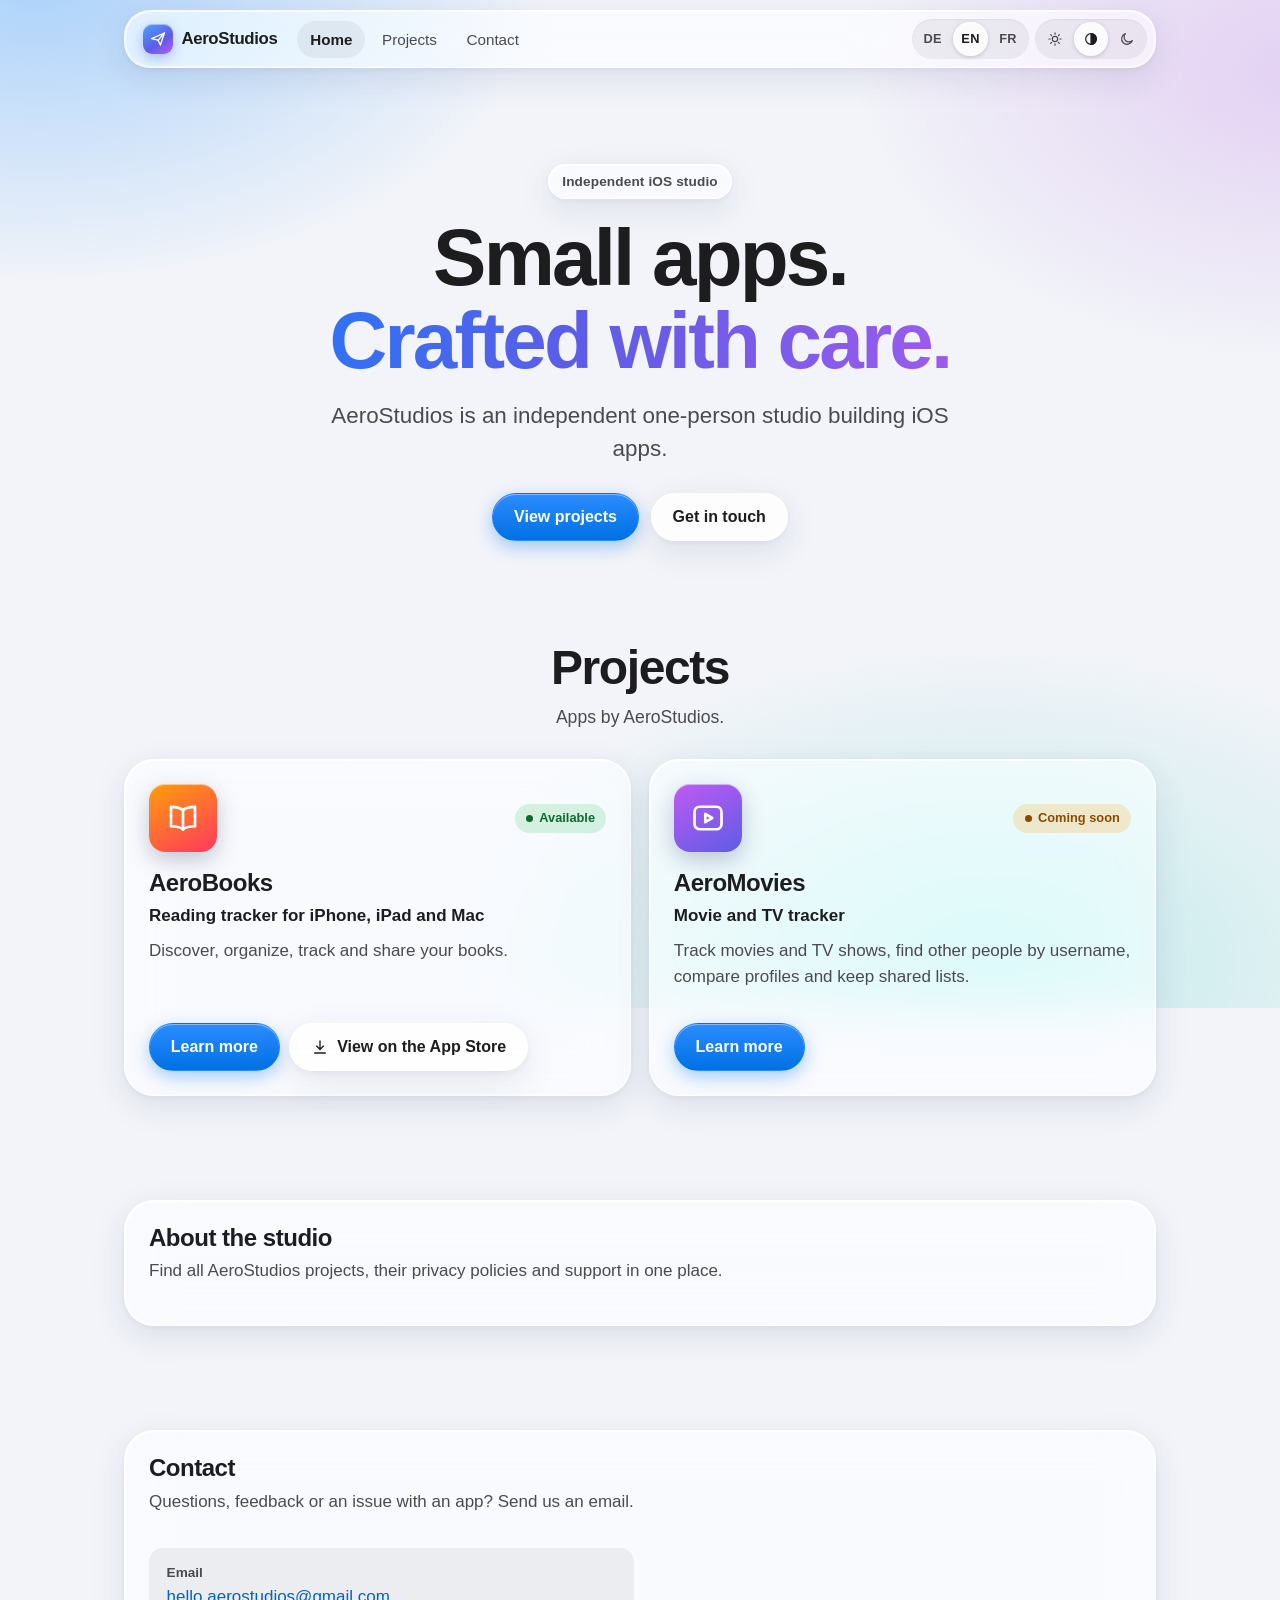
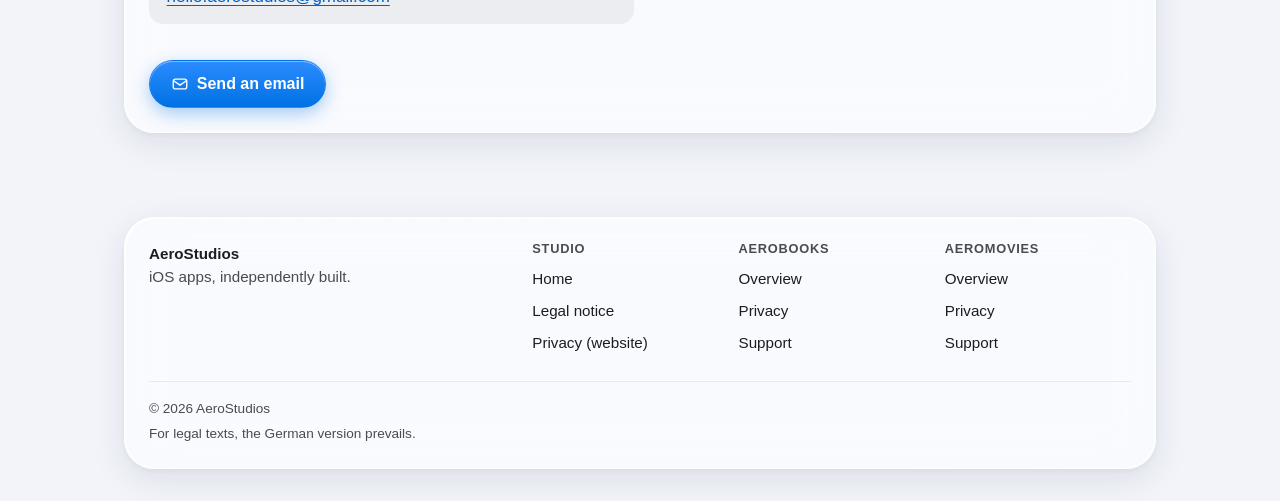
<file: index.html>
<!DOCTYPE html>
<html lang="de">
<head>
  <meta charset="UTF-8" />
  <meta name="viewport" content="width=device-width, initial-scale=1, viewport-fit=cover" />
  <title>AeroStudios – Unabhängiges iOS-Studio</title>
  <meta name="description" content="AeroStudios entwickelt iOS-Apps. Hier findest du AeroBooks, AeroMovies sowie Datenschutz und Support." />
  <meta name="color-scheme" content="light dark" />
  <meta name="theme-color" content="#f2f4f9" media="(prefers-color-scheme: light)" />
  <meta name="theme-color" content="#05060a" media="(prefers-color-scheme: dark)" />
  <link rel="icon" href="./assets/img/favicon.svg" type="image/svg+xml" />
  <link rel="stylesheet" href="./assets/css/style.css" />
  <script src="./assets/js/theme-init.js"></script>
</head>
<body data-root="./" data-page="home" data-title="title.home" data-desc="desc.home">
  <noscript><div class="container"><div class="noscript-box"><p lang="de">Diese Seite benötigt JavaScript, um Texte und Sprachen anzuzeigen. Bitte aktiviere JavaScript.</p><p lang="en">This page needs JavaScript to display its text and languages. Please enable JavaScript.</p><p lang="fr">Cette page nécessite JavaScript pour afficher ses textes et ses langues. Veuillez activer JavaScript.</p></div></div></noscript>

  <main id="main">
    <section class="hero">
      <div class="container">
        <span class="eyebrow glass reveal" data-i18n="home.eyebrow"></span>
        <h1 class="reveal" style="--i:1" data-i18n="home.title"></h1>
        <p class="lead reveal" style="--i:2" data-i18n="home.lead"></p>
        <div class="hero-actions reveal" style="--i:3">
          <a class="btn btn-primary" href="#projects" data-i18n="btn.projects"></a>
          <a class="btn btn-glass" href="#contact" data-i18n="btn.contact"></a>
        </div>
      </div>
    </section>

    <section class="section" id="projects">
      <div class="container">
        <div class="section-head">
          <h2 data-i18n="home.projects.title"></h2>
          <p data-i18n="home.projects.sub"></p>
        </div>
        <!-- Karten werden aus assets/js/projects.js erzeugt – neue Apps dort eintragen -->
        <div class="grid grid-2" data-projects></div>
      </div>
    </section>

    <section class="section">
      <div class="container">
        <div class="card glass">
          <h2 data-i18n="home.about.title"></h2>
          <p data-i18n="home.about.text"></p>
        </div>
      </div>
    </section>

    <section class="section" id="contact">
      <div class="container">
        <div class="card glass">
          <h2 data-i18n="home.contact.title"></h2>
          <p data-i18n="home.contact.text"></p>
          <div class="info-list">
            <div class="info-item">
              <strong data-i18n="home.contact.label"></strong>
              <a data-mailto data-mailto-text href="#"></a>
            </div>
          </div>
          <div class="actions">
            <a class="btn btn-primary" data-mailto href="#"><span class="btn-ic" data-icon="mail"></span><span data-i18n="btn.email"></span></a>
          </div>
        </div>
      </div>
    </section>
  </main>

  <script src="./assets/i18n/site.js"></script>
  <script src="./assets/js/projects.js"></script>
  <script src="./assets/js/app.js"></script>
</body>
</html>
</file>
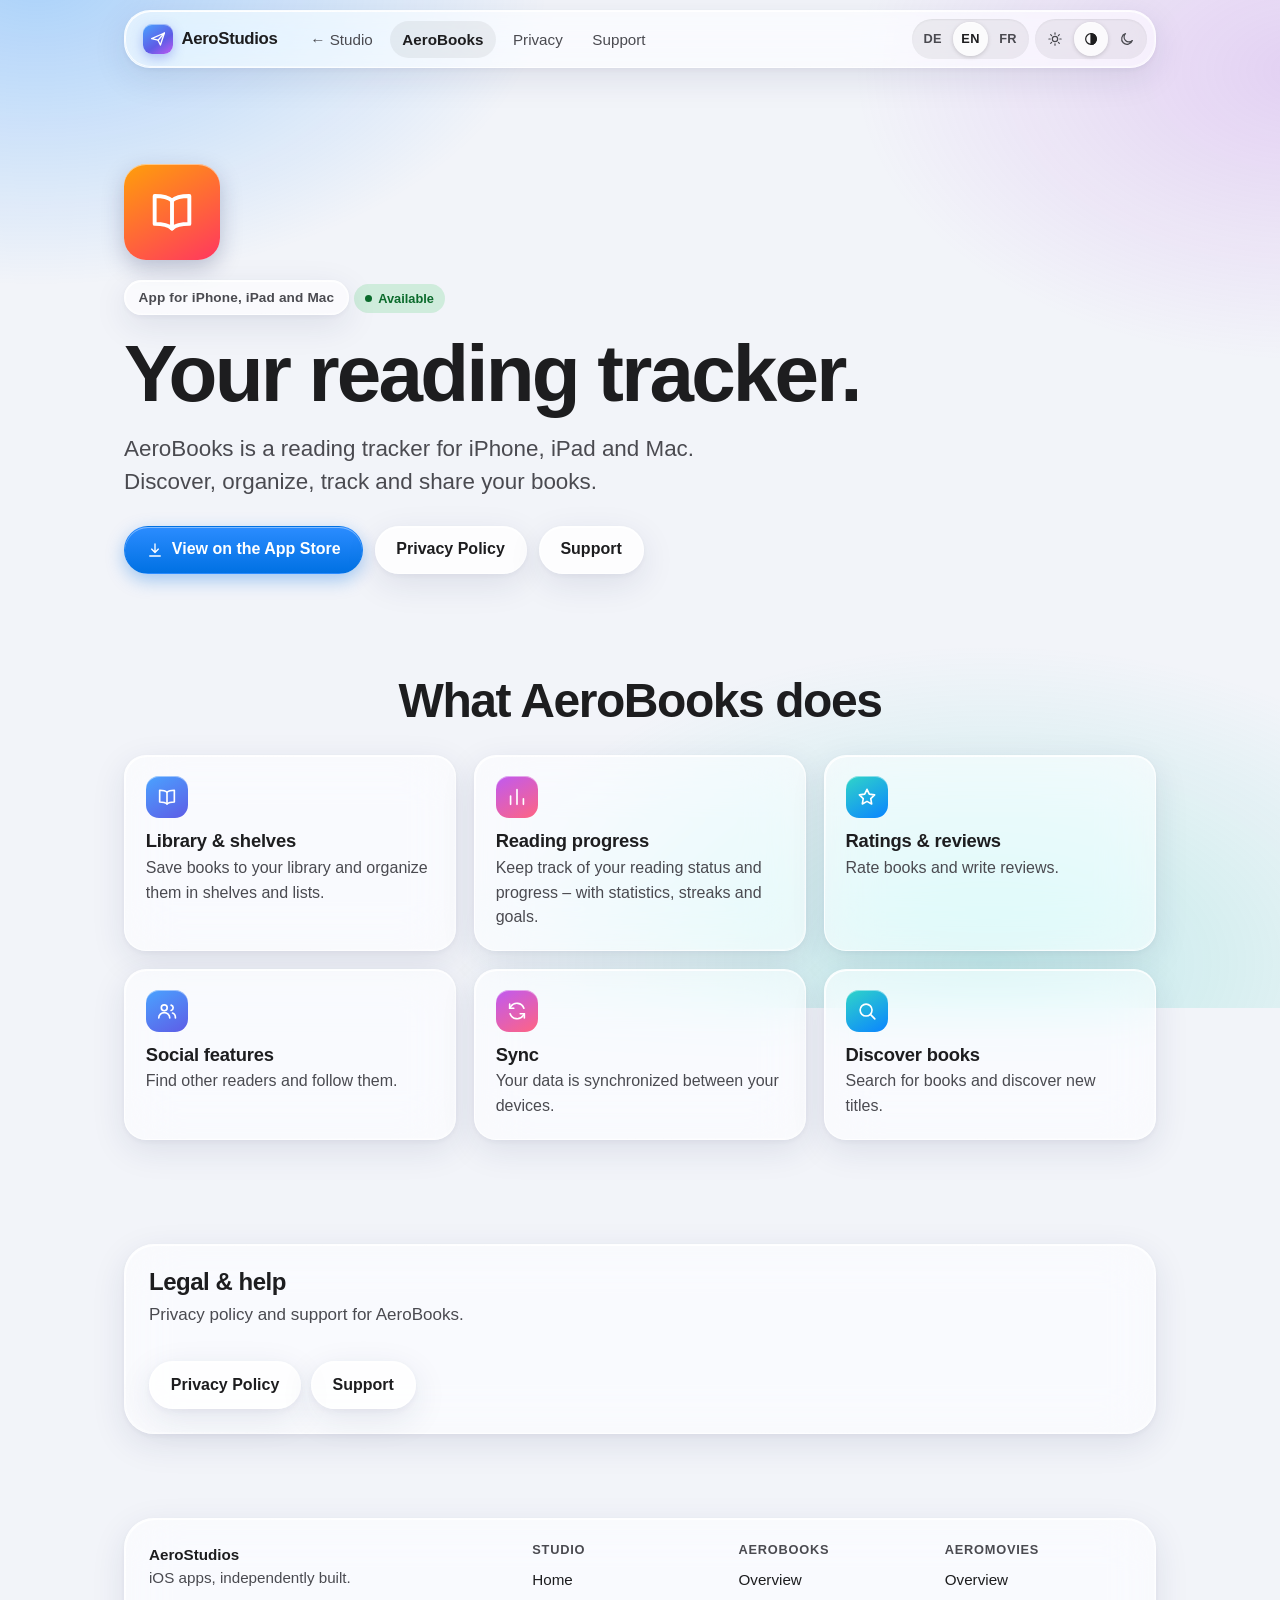
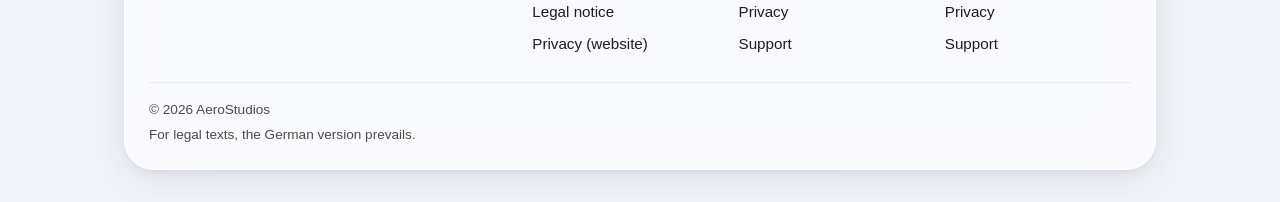
<file: aerobooks/index.html>
<!DOCTYPE html>
<html lang="de">
<head>
  <meta charset="UTF-8" />
  <meta name="viewport" content="width=device-width, initial-scale=1, viewport-fit=cover" />
  <title>AeroBooks – Lese-Tracker | AeroStudios</title>
  <meta name="description" content="AeroBooks ist ein Lese-Tracker für iPhone, iPad und Mac." />
  <meta name="color-scheme" content="light dark" />
  <meta name="theme-color" content="#f2f4f9" media="(prefers-color-scheme: light)" />
  <meta name="theme-color" content="#05060a" media="(prefers-color-scheme: dark)" />
  <link rel="icon" href="../assets/img/favicon.svg" type="image/svg+xml" />
  <link rel="stylesheet" href="../assets/css/style.css" />
  <script src="../assets/js/theme-init.js"></script>
</head>
<body data-root="../" data-page="overview" data-project="aerobooks" data-title="title.aerobooks" data-desc="desc.aerobooks">
  <noscript><div class="container"><div class="noscript-box"><p lang="de">Diese Seite benötigt JavaScript, um Texte und Sprachen anzuzeigen. Bitte aktiviere JavaScript.</p><p lang="en">This page needs JavaScript to display its text and languages. Please enable JavaScript.</p><p lang="fr">Cette page nécessite JavaScript pour afficher ses textes et ses langues. Veuillez activer JavaScript.</p></div></div></noscript>

  <main id="main">
    <section class="hero hero-left">
      <div class="container">
        <span class="app-icon app-icon-lg reveal" data-app-icon="aerobooks"></span>
        <div class="reveal" style="--i:1"><span class="eyebrow glass" data-i18n="aerobooks.eyebrow"></span> <span data-project-status="aerobooks"></span></div>
        <h1 class="reveal" style="--i:2" data-i18n="aerobooks.title"></h1>
        <p class="lead reveal" style="--i:3" data-i18n="aerobooks.lead"></p>
        <div class="hero-actions reveal" style="--i:4">
          <a class="btn btn-primary" data-app-store="aerobooks" href="#" rel="noopener"><span class="btn-ic" data-icon="download"></span><span data-i18n="btn.appStore"></span></a>
          <a class="btn btn-glass" href="privacy/" data-i18n="btn.privacy"></a>
          <a class="btn btn-glass" href="support/" data-i18n="btn.support"></a>
        </div>
      </div>
    </section>

    <section class="section">
      <div class="container">
        <div class="section-head">
          <h2 data-i18n="aerobooks.features.title"></h2>
        </div>
        <div class="grid grid-3">
          <article class="feature glass reveal" style="--i:3">
            <span class="ficon" data-icon="book"></span>
            <h3 data-i18n="aerobooks.f1.title"></h3>
            <p data-i18n="aerobooks.f1.text"></p>
          </article>
          <article class="feature glass reveal" style="--i:4">
            <span class="ficon" data-icon="chart"></span>
            <h3 data-i18n="aerobooks.f2.title"></h3>
            <p data-i18n="aerobooks.f2.text"></p>
          </article>
          <article class="feature glass reveal" style="--i:5">
            <span class="ficon" data-icon="star"></span>
            <h3 data-i18n="aerobooks.f3.title"></h3>
            <p data-i18n="aerobooks.f3.text"></p>
          </article>
          <article class="feature glass reveal" style="--i:6">
            <span class="ficon" data-icon="people"></span>
            <h3 data-i18n="aerobooks.f4.title"></h3>
            <p data-i18n="aerobooks.f4.text"></p>
          </article>
          <article class="feature glass reveal" style="--i:7">
            <span class="ficon" data-icon="sync"></span>
            <h3 data-i18n="aerobooks.f5.title"></h3>
            <p data-i18n="aerobooks.f5.text"></p>
          </article>
          <article class="feature glass reveal" style="--i:8">
            <span class="ficon" data-icon="search"></span>
            <h3 data-i18n="aerobooks.f6.title"></h3>
            <p data-i18n="aerobooks.f6.text"></p>
          </article>
        </div>
      </div>
    </section>

    <section class="section">
      <div class="container">
        <div class="card glass">
          <h2 data-i18n="aerobooks.more.title"></h2>
          <p data-i18n="aerobooks.more.text"></p>
          <div class="actions">
            <a class="btn btn-glass" href="privacy/" data-i18n="btn.privacy"></a>
            <a class="btn btn-glass" href="support/" data-i18n="btn.support"></a>
          </div>
        </div>
      </div>
    </section>
  </main>

  <script src="../assets/i18n/site.js"></script>
  <script src="../assets/js/projects.js"></script>
  <script src="../assets/js/app.js"></script>
</body>
</html>
</file>
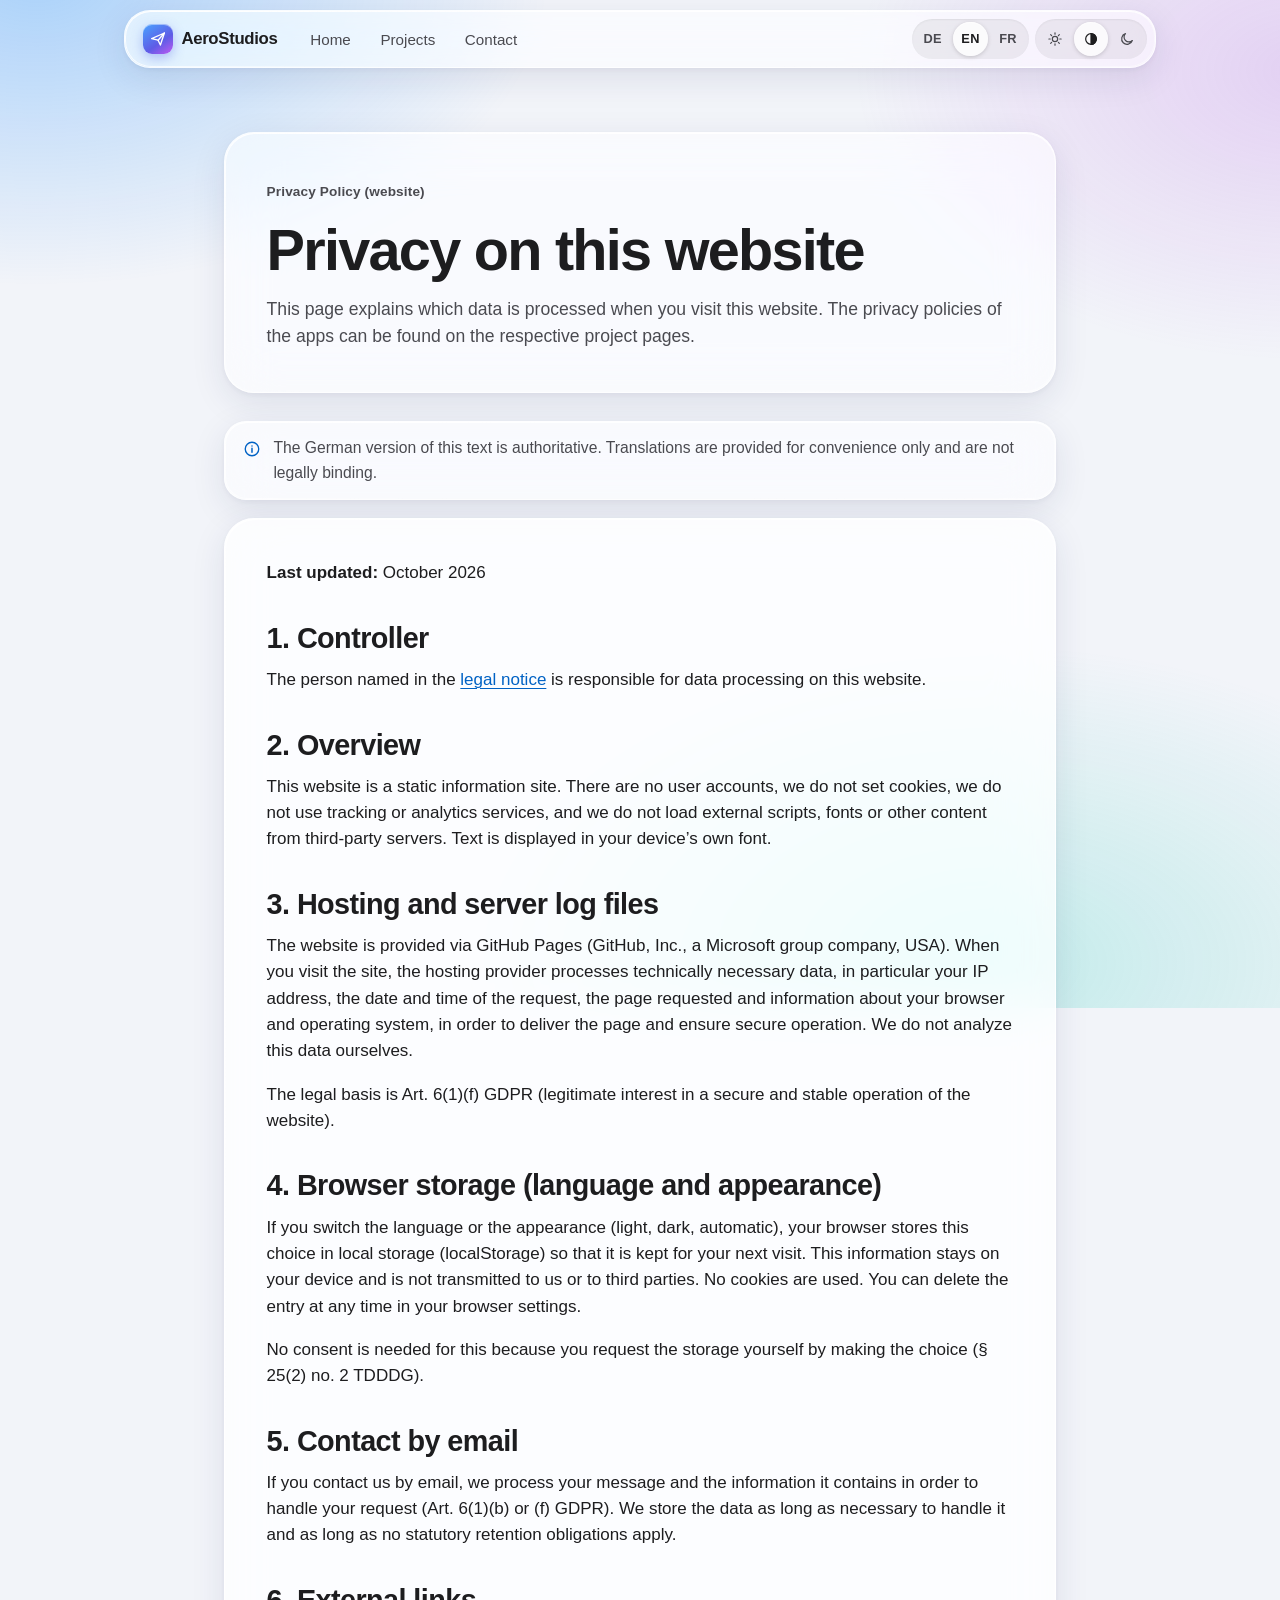
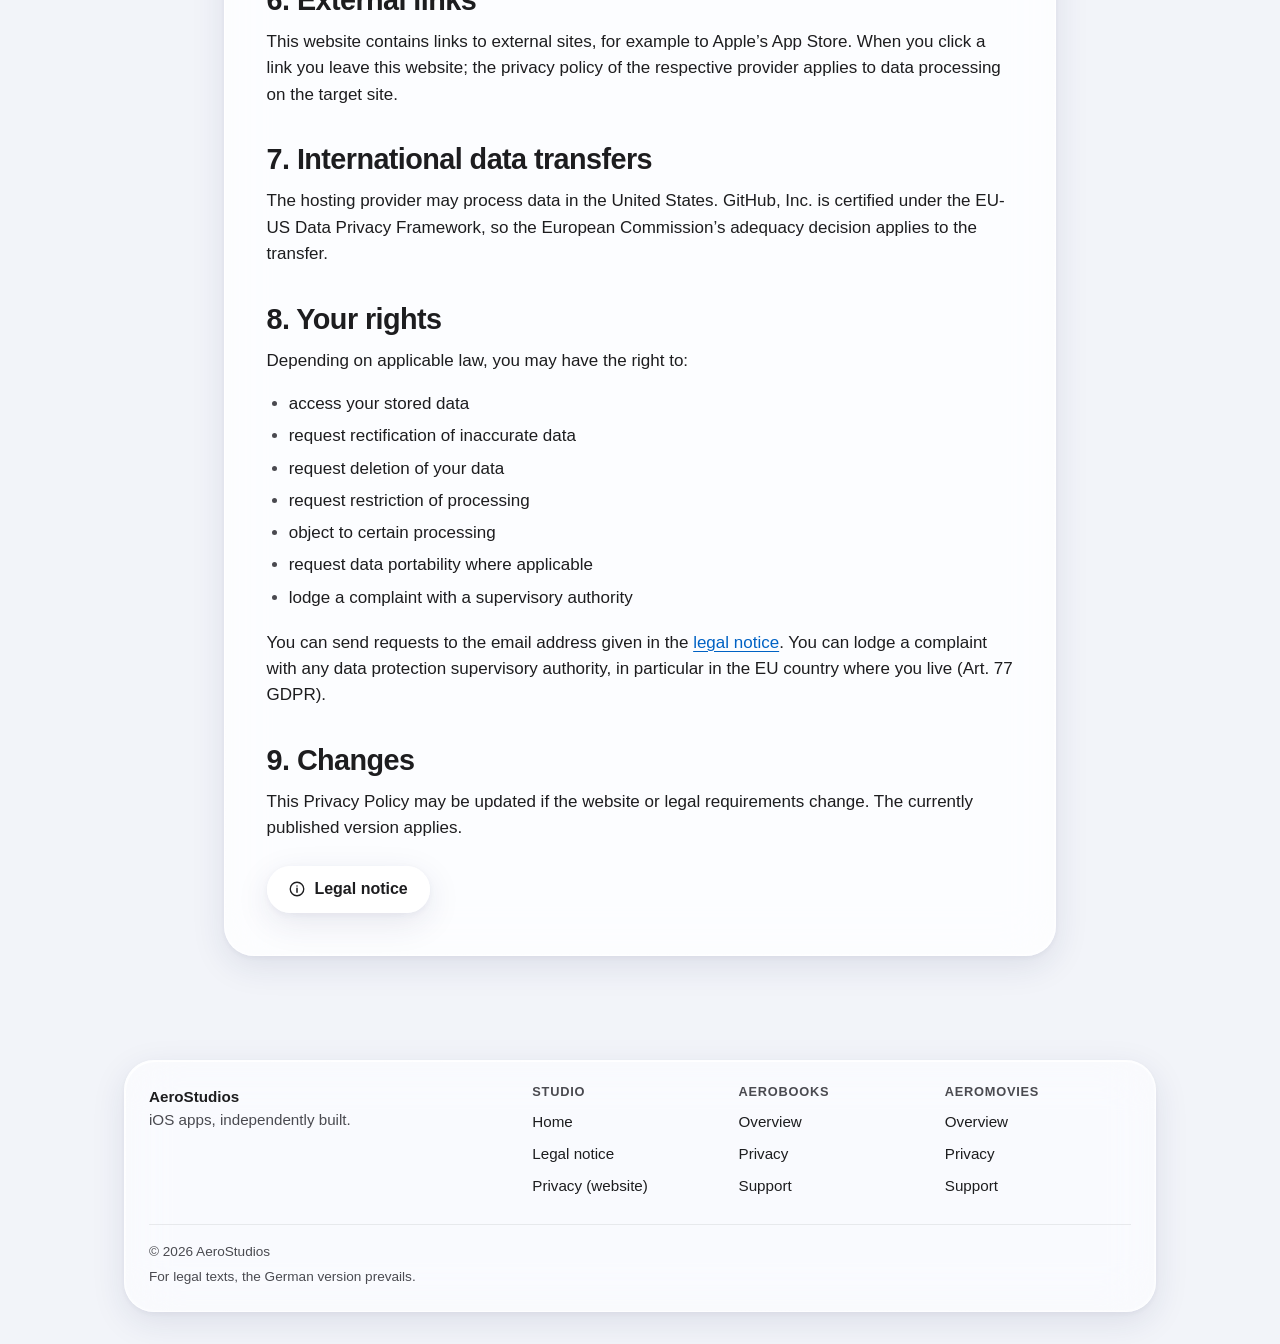
<file: datenschutz/index.html>
<!DOCTYPE html>
<html lang="de">
<head>
  <meta charset="UTF-8" />
  <meta name="viewport" content="width=device-width, initial-scale=1, viewport-fit=cover" />
  <title>Datenschutzerklärung (Website) | AeroStudios</title>
  <meta name="description" content="Datenschutzerklärung für die Website von AeroStudios." />
  <meta name="color-scheme" content="light dark" />
  <meta name="theme-color" content="#f2f4f9" media="(prefers-color-scheme: light)" />
  <meta name="theme-color" content="#05060a" media="(prefers-color-scheme: dark)" />
  <link rel="icon" href="../assets/img/favicon.svg" type="image/svg+xml" />
  <link rel="stylesheet" href="../assets/css/style.css" />
  <script src="../assets/js/theme-init.js"></script>
</head>
<body data-root="../" data-page="site-privacy" data-title="title.sitePrivacy" data-desc="desc.sitePrivacy">
  <noscript><div class="container"><div class="noscript-box"><p lang="de">Diese Seite benötigt JavaScript, um Texte und Sprachen anzuzeigen. Bitte aktiviere JavaScript.</p><p lang="en">This page needs JavaScript to display its text and languages. Please enable JavaScript.</p><p lang="fr">Cette page nécessite JavaScript pour afficher ses textes et ses langues. Veuillez activer JavaScript.</p></div></div></noscript>

  <main id="main">
    <section class="page-hero">
      <div class="container">
        <div class="page-hero-card glass reveal">
          <span class="eyebrow" data-doc-hero="site.privacy.eyebrow"></span>
          <h1 data-doc-hero="site.privacy.title"></h1>
          <p data-doc-hero="site.privacy.lead"></p>
        </div>
      </div>
    </section>

    <section class="content">
      <div class="container">
        <div class="notice-wrap">
          <div class="notice glass reveal" style="--i:1" role="note">
            <span data-icon="info"></span>
            <p data-i18n="notice.legal"></p>
          </div>
        </div>
        <article class="content-card glass glass-strong reveal" style="--i:2">
          <div class="doc" data-doc="site.privacy"></div>
          <div class="quick-links">
            <a class="btn btn-glass" href="../impressum/"><span class="btn-ic" data-icon="info"></span><span data-i18n="footer.imprint"></span></a>
          </div>
        </article>
      </div>
    </section>
  </main>

  <script src="../assets/i18n/site.js"></script>
  <script src="../assets/i18n/site-legal.js"></script>
  <script src="../assets/js/projects.js"></script>
  <script src="../assets/js/app.js"></script>
</body>
</html>
</file>
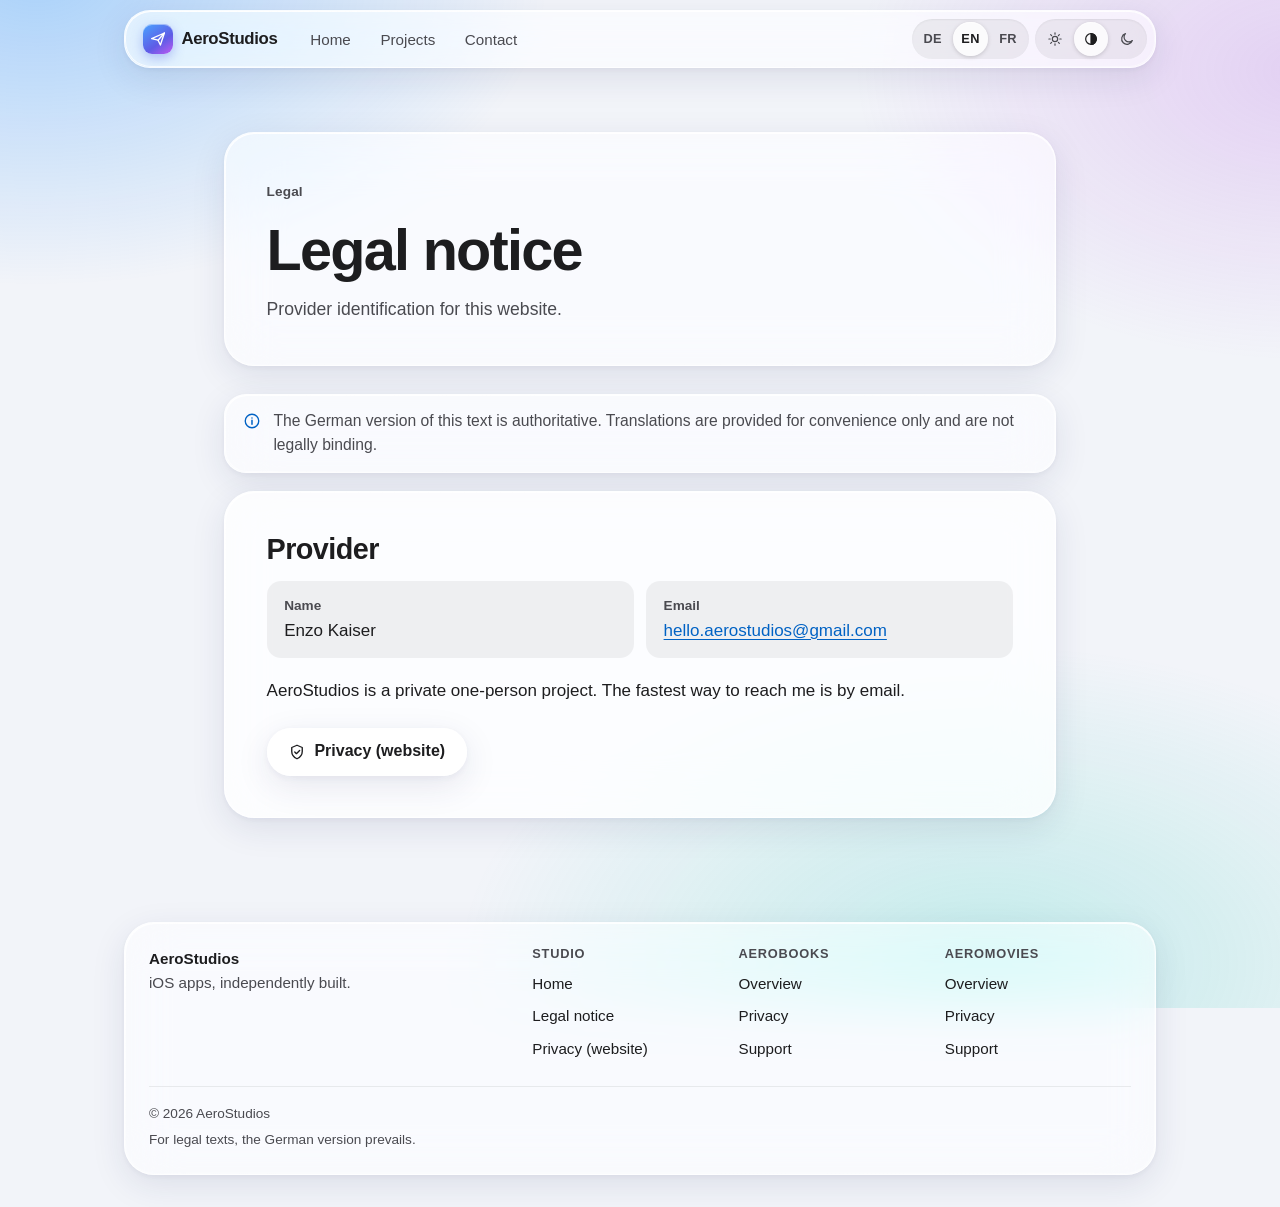
<file: impressum/index.html>
<!DOCTYPE html>
<html lang="de">
<head>
  <meta charset="UTF-8" />
  <meta name="viewport" content="width=device-width, initial-scale=1, viewport-fit=cover" />
  <title>Impressum | AeroStudios</title>
  <meta name="description" content="Impressum von AeroStudios." />
  <meta name="color-scheme" content="light dark" />
  <meta name="theme-color" content="#f2f4f9" media="(prefers-color-scheme: light)" />
  <meta name="theme-color" content="#05060a" media="(prefers-color-scheme: dark)" />
  <link rel="icon" href="../assets/img/favicon.svg" type="image/svg+xml" />
  <link rel="stylesheet" href="../assets/css/style.css" />
  <script src="../assets/js/theme-init.js"></script>
</head>
<body data-root="../" data-page="imprint" data-title="title.imprint" data-desc="desc.imprint">
  <noscript><div class="container"><div class="noscript-box"><p lang="de">Diese Seite benötigt JavaScript, um Texte und Sprachen anzuzeigen. Bitte aktiviere JavaScript.</p><p lang="en">This page needs JavaScript to display its text and languages. Please enable JavaScript.</p><p lang="fr">Cette page nécessite JavaScript pour afficher ses textes et ses langues. Veuillez activer JavaScript.</p></div></div></noscript>

  <main id="main">
    <section class="page-hero">
      <div class="container">
        <div class="page-hero-card glass reveal">
          <span class="eyebrow" data-doc-hero="site.imprint.eyebrow"></span>
          <h1 data-doc-hero="site.imprint.title"></h1>
          <p data-doc-hero="site.imprint.lead"></p>
        </div>
      </div>
    </section>

    <section class="content">
      <div class="container">
        <div class="notice-wrap">
          <div class="notice glass reveal" style="--i:1" role="note">
            <span data-icon="info"></span>
            <p data-i18n="notice.legal"></p>
          </div>
        </div>
        <article class="content-card glass glass-strong reveal" style="--i:2">
          <div class="doc" data-doc="site.imprint"></div>
          <div class="quick-links">
            <a class="btn btn-glass" href="../datenschutz/"><span class="btn-ic" data-icon="shield"></span><span data-i18n="footer.sitePrivacy"></span></a>
          </div>
        </article>
      </div>
    </section>
  </main>

  <script src="../assets/i18n/site.js"></script>
  <script src="../assets/i18n/site-legal.js"></script>
  <script src="../assets/js/projects.js"></script>
  <script src="../assets/js/app.js"></script>
</body>
</html>
</file>
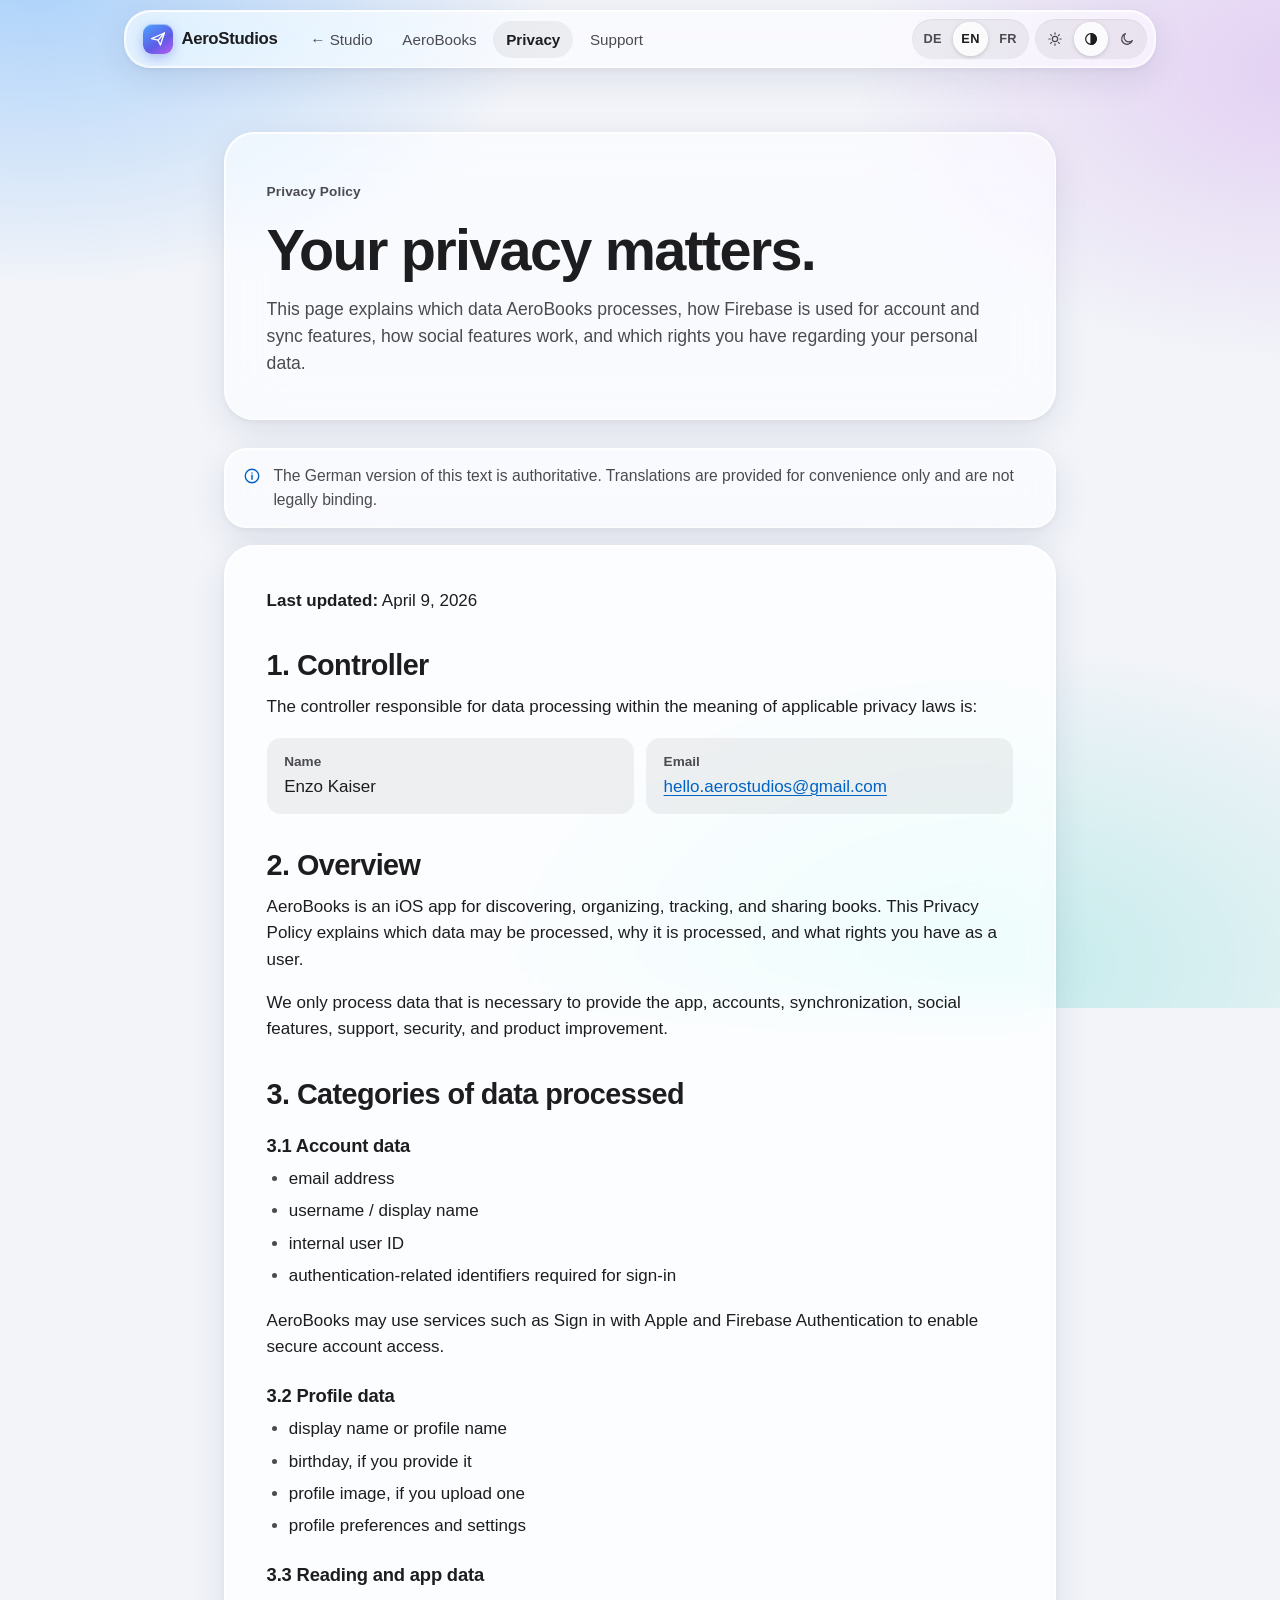
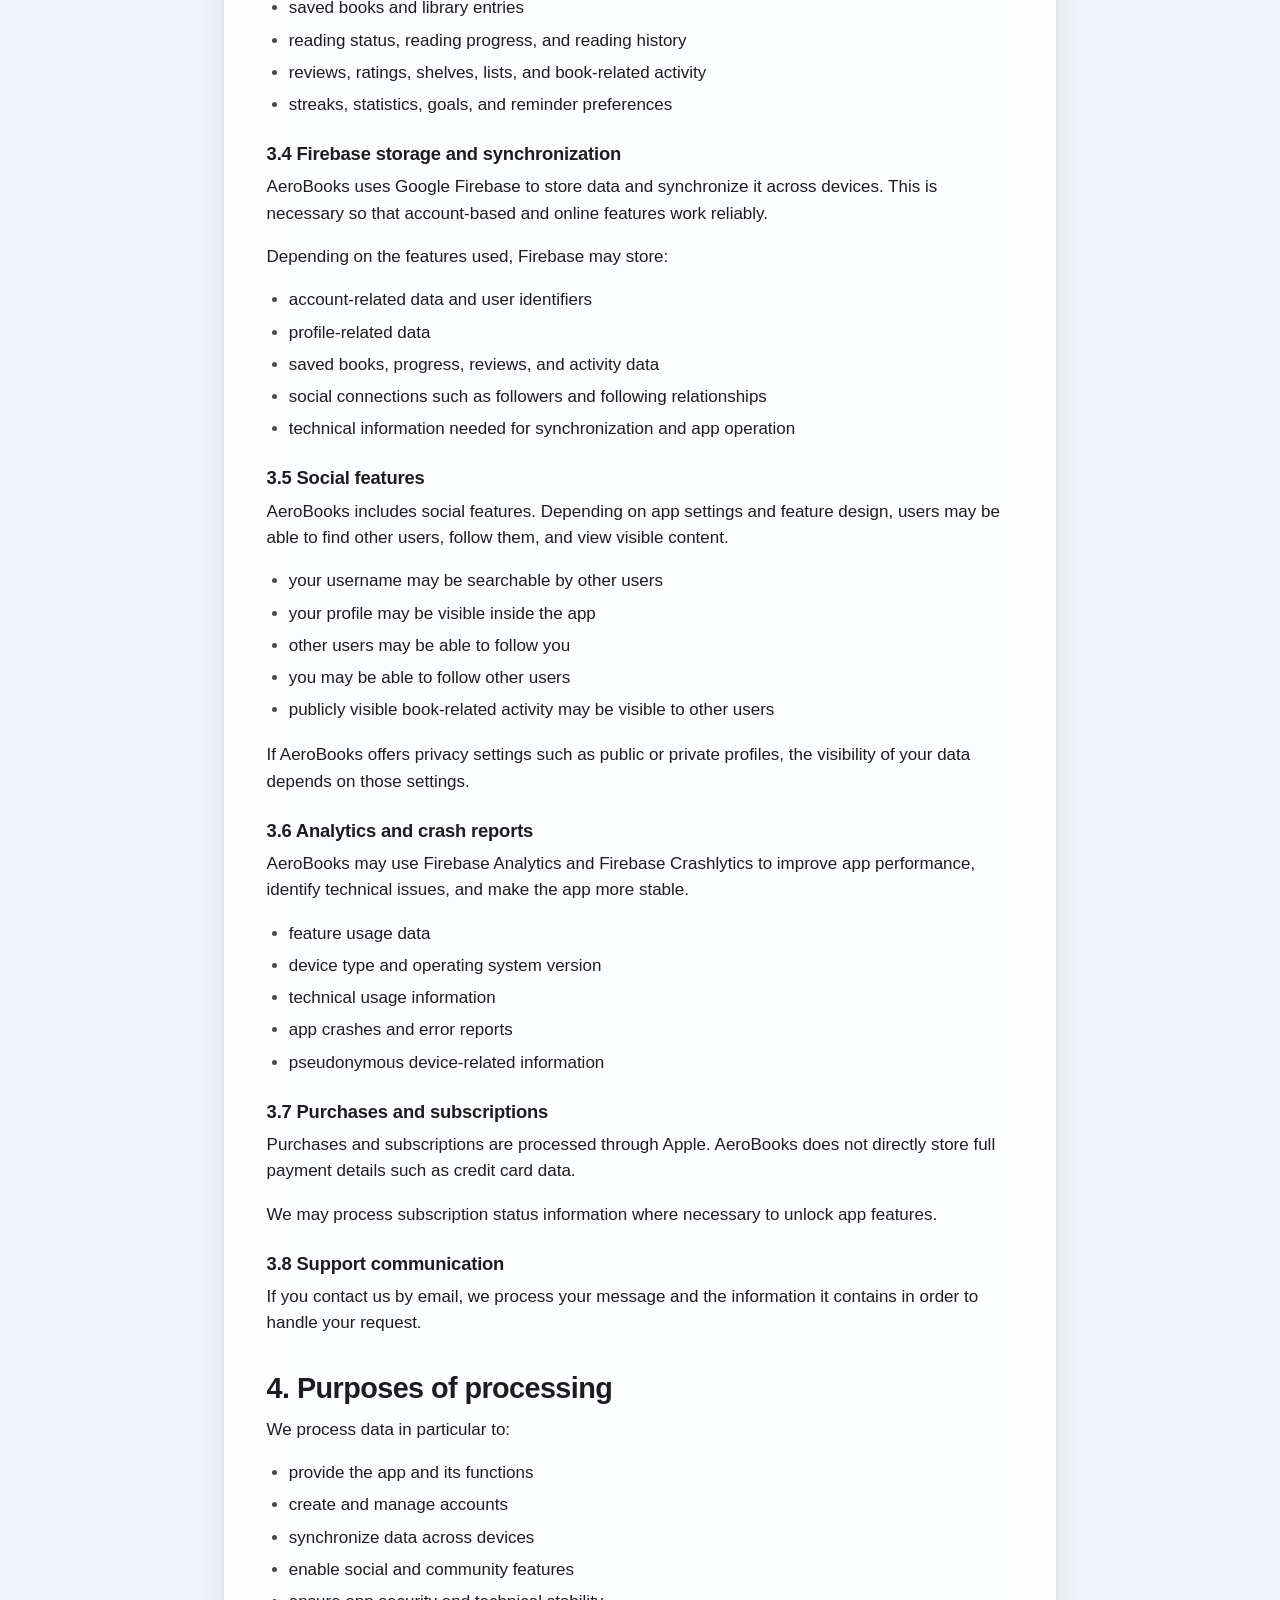
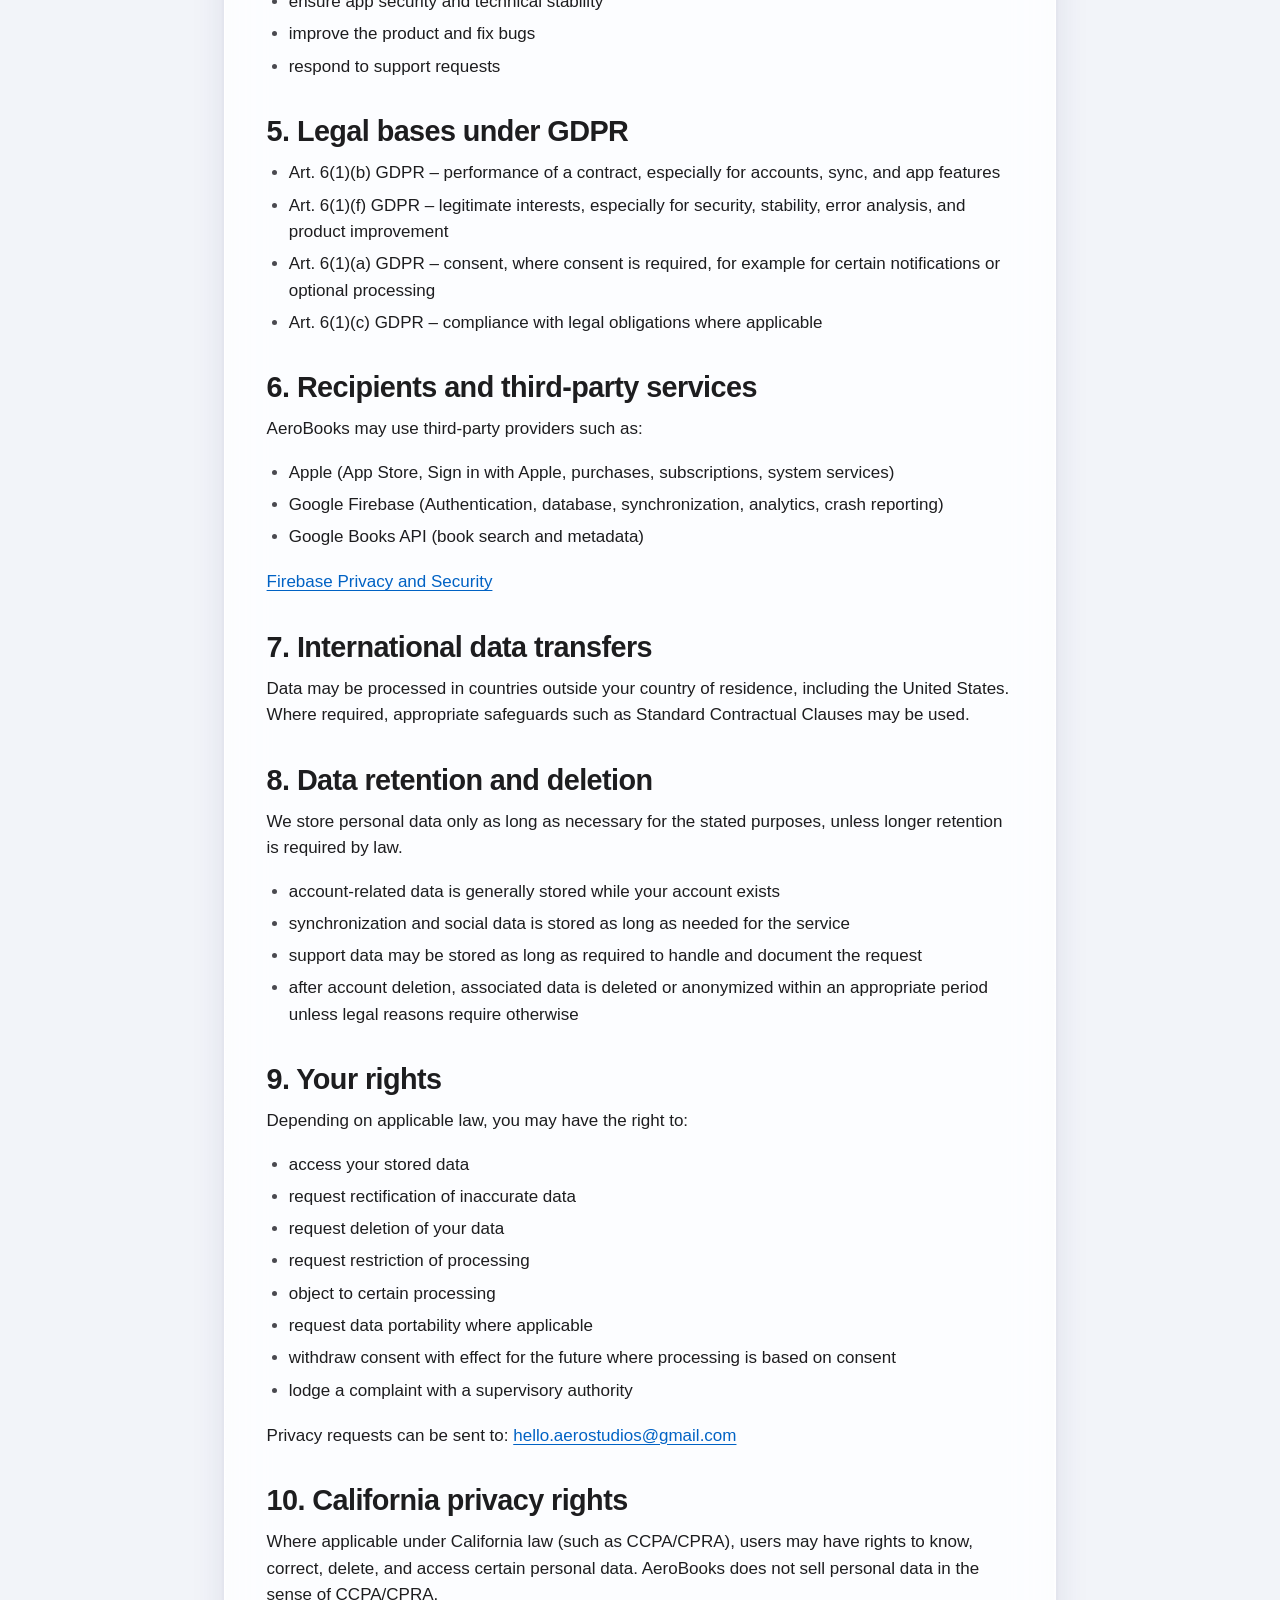
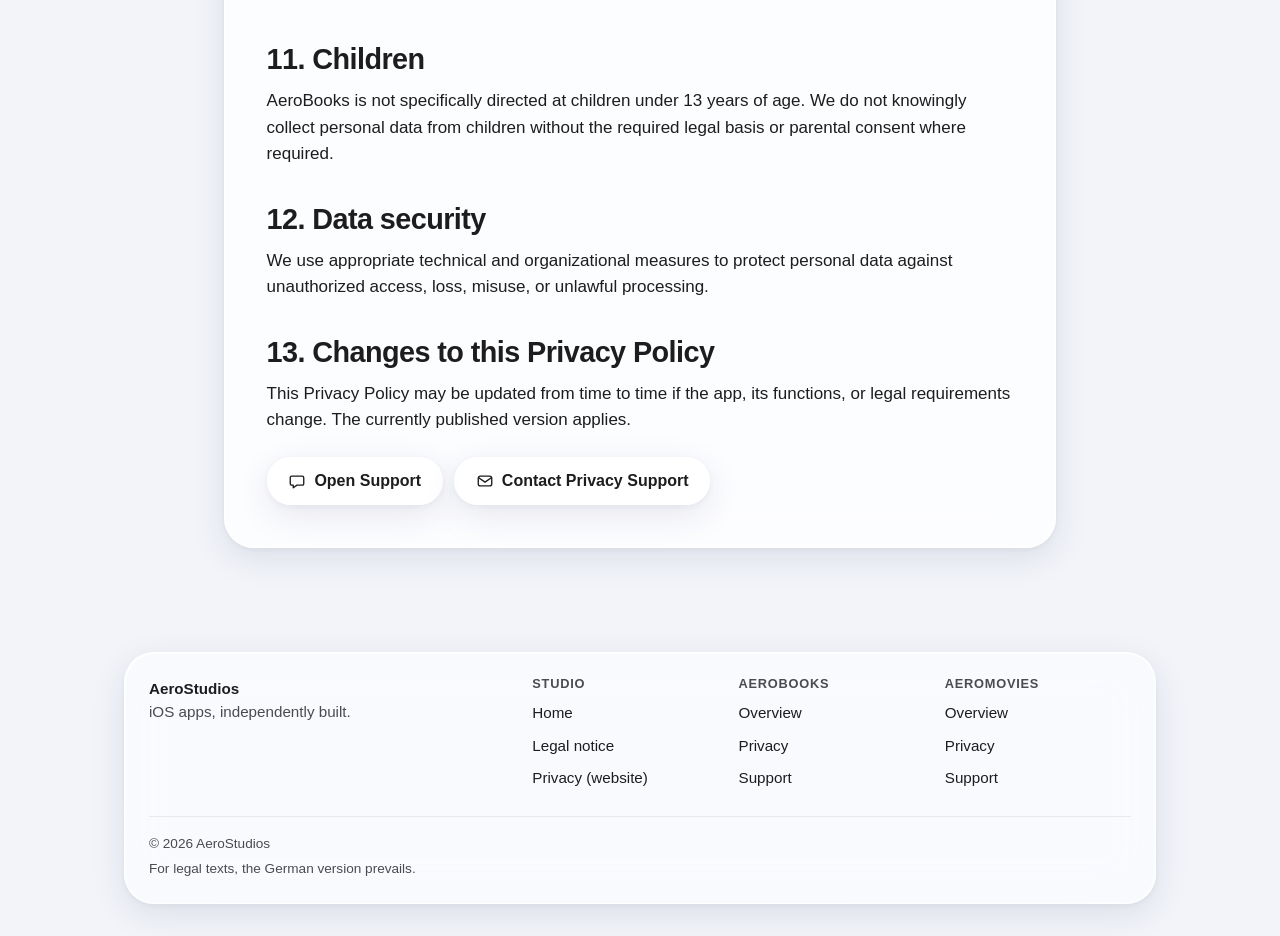
<file: aerobooks/privacy/index.html>
<!DOCTYPE html>
<html lang="de">
<head>
  <meta charset="UTF-8" />
  <meta name="viewport" content="width=device-width, initial-scale=1, viewport-fit=cover" />
  <title>AeroBooks — Datenschutzerklärung</title>
  <meta name="description" content="Datenschutzerklärung für AeroBooks mit Informationen zu Accounts, Firebase-Synchronisierung, sozialen Funktionen, Analytics und deinen Rechten." />
  <meta name="color-scheme" content="light dark" />
  <meta name="theme-color" content="#f2f4f9" media="(prefers-color-scheme: light)" />
  <meta name="theme-color" content="#05060a" media="(prefers-color-scheme: dark)" />
  <link rel="icon" href="../../assets/img/favicon.svg" type="image/svg+xml" />
  <link rel="stylesheet" href="../../assets/css/style.css" />
  <script src="../../assets/js/theme-init.js"></script>
</head>
<body data-root="../../" data-page="privacy" data-project="aerobooks" data-title="title.aerobooks.privacy" data-desc="desc.aerobooks.privacy">
  <noscript><div class="container"><div class="noscript-box"><p lang="de">Diese Seite benötigt JavaScript, um Texte und Sprachen anzuzeigen. Bitte aktiviere JavaScript.</p><p lang="en">This page needs JavaScript to display its text and languages. Please enable JavaScript.</p><p lang="fr">Cette page nécessite JavaScript pour afficher ses textes et ses langues. Veuillez activer JavaScript.</p></div></div></noscript>

  <main id="main">
    <section class="page-hero">
      <div class="container">
        <div class="page-hero-card glass reveal">
          <span class="eyebrow" data-doc-hero="aerobooks.privacy.eyebrow"></span>
          <h1 data-doc-hero="aerobooks.privacy.title"></h1>
          <p data-doc-hero="aerobooks.privacy.lead"></p>
        </div>
      </div>
    </section>

    <section class="content">
      <div class="container">
        <div class="notice-wrap">
          <div class="notice glass reveal" style="--i:1" role="note">
            <span data-icon="info"></span>
            <p data-i18n="notice.legal"></p>
          </div>
        </div>
        <article class="content-card glass glass-strong reveal" style="--i:2">
          <div class="doc" data-doc="aerobooks.privacy"></div>
          <div class="quick-links">
            <a class="btn btn-glass" href="../support/"><span class="btn-ic" data-icon="chat"></span><span data-i18n="btn.openSupport"></span></a>
            <a class="btn btn-glass" data-mailto href="#"><span class="btn-ic" data-icon="mail"></span><span data-i18n="btn.contactPrivacy"></span></a>
          </div>
        </article>
      </div>
    </section>
  </main>

  <script src="../../assets/i18n/site.js"></script>
  <script src="../../assets/i18n/aerobooks-legal.js"></script>
  <script src="../../assets/js/projects.js"></script>
  <script src="../../assets/js/app.js"></script>
</body>
</html>
</file>
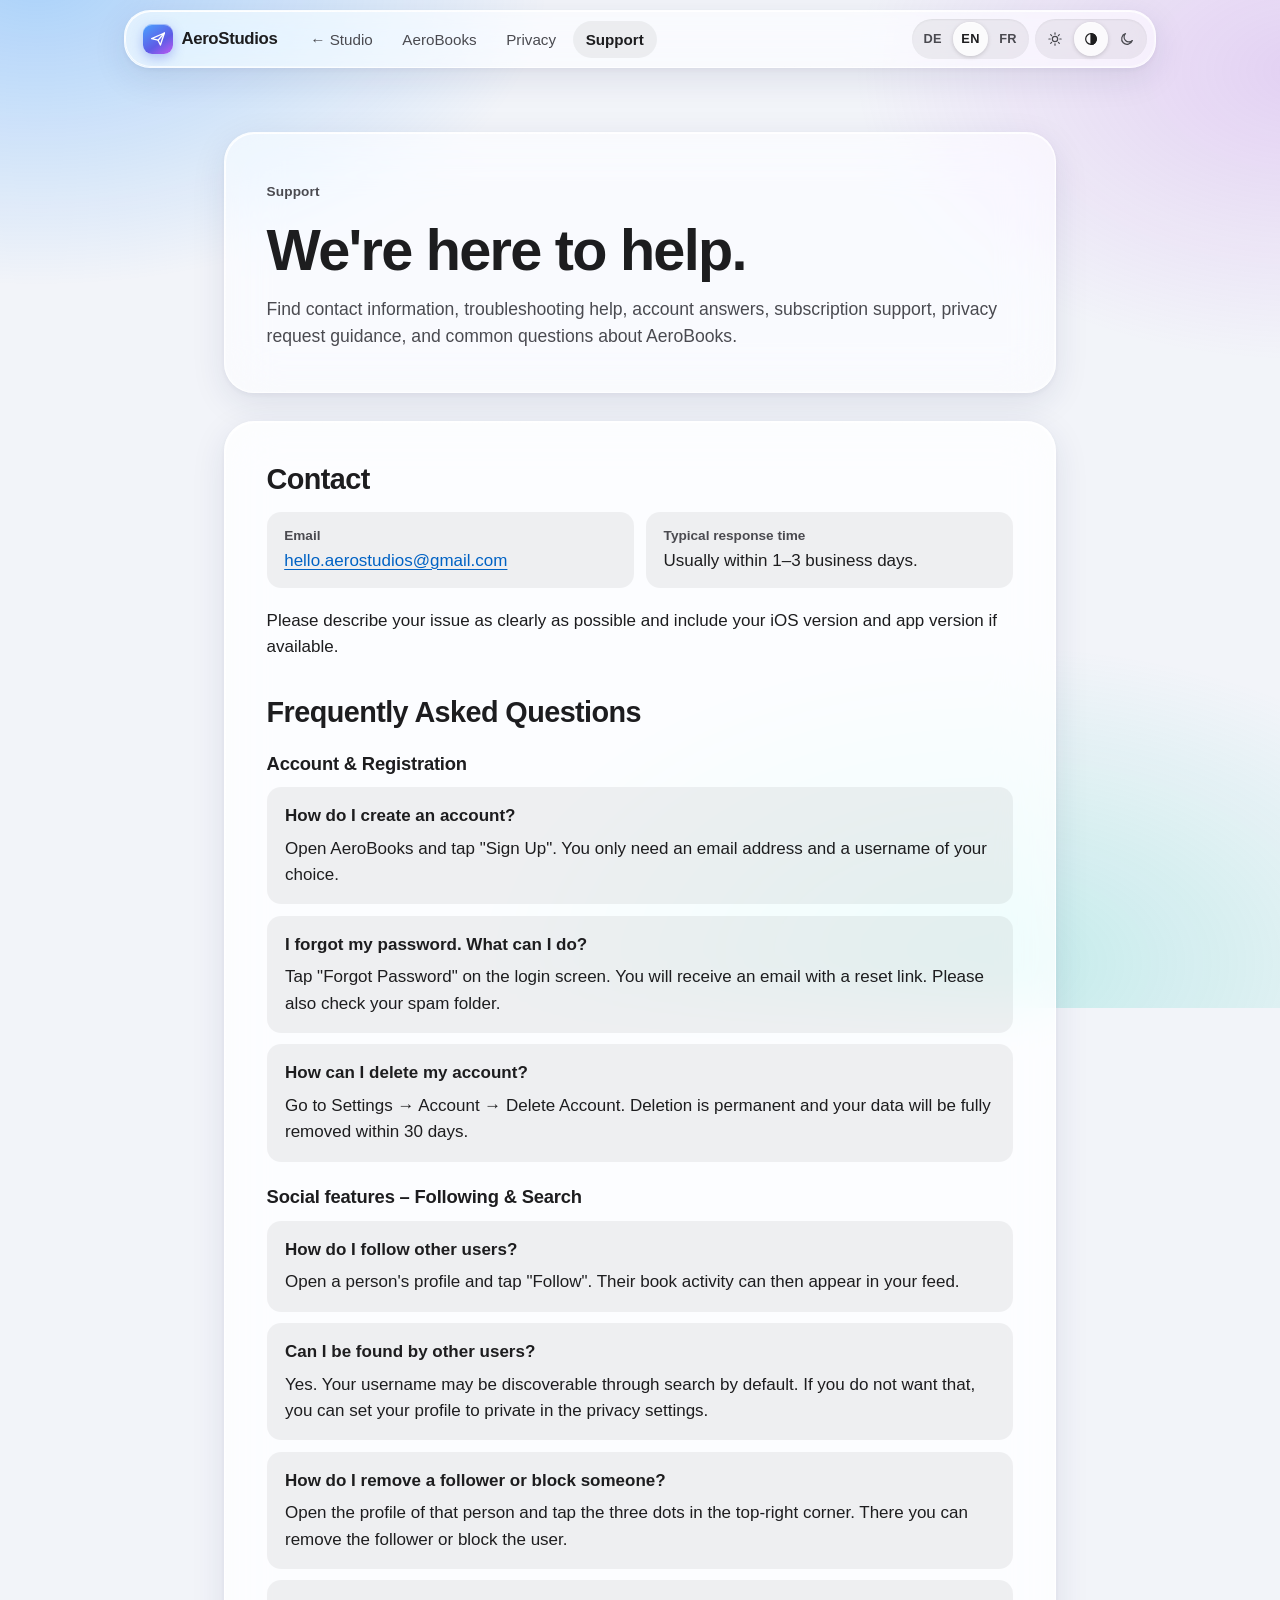
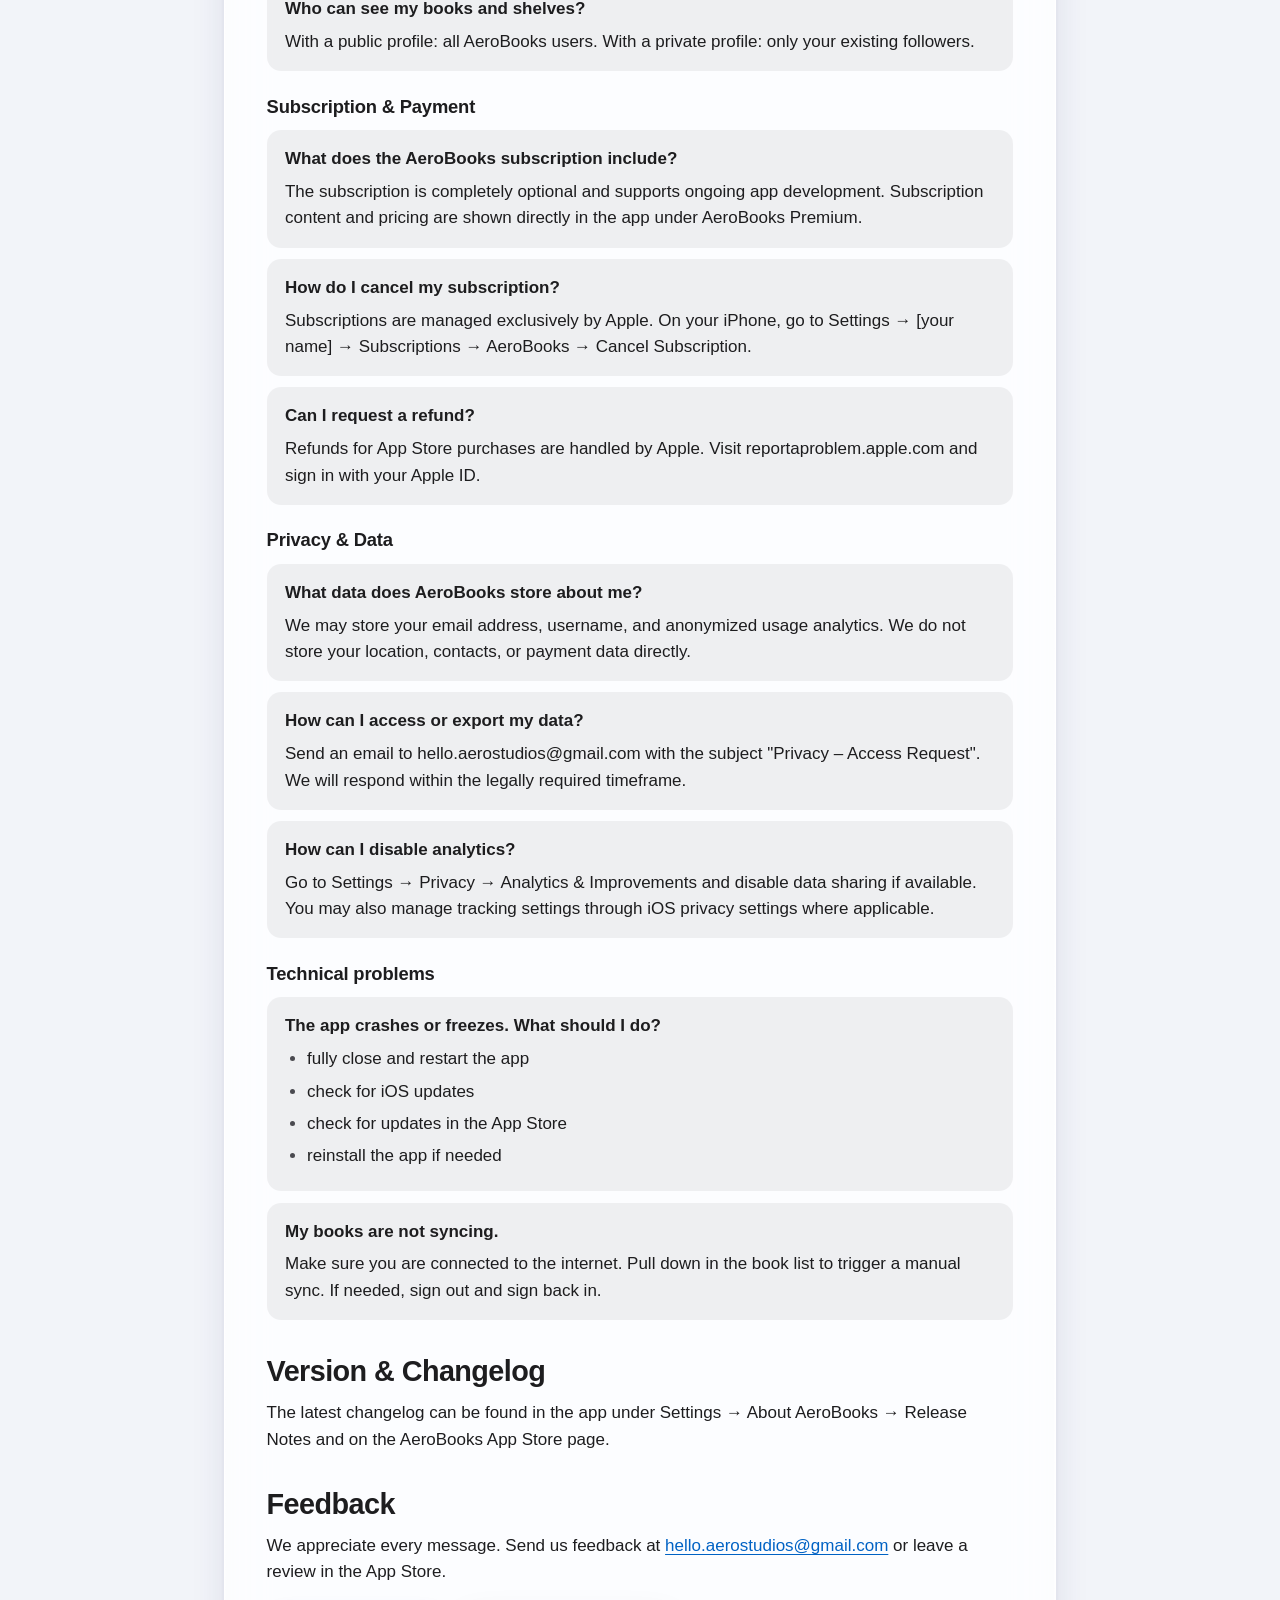
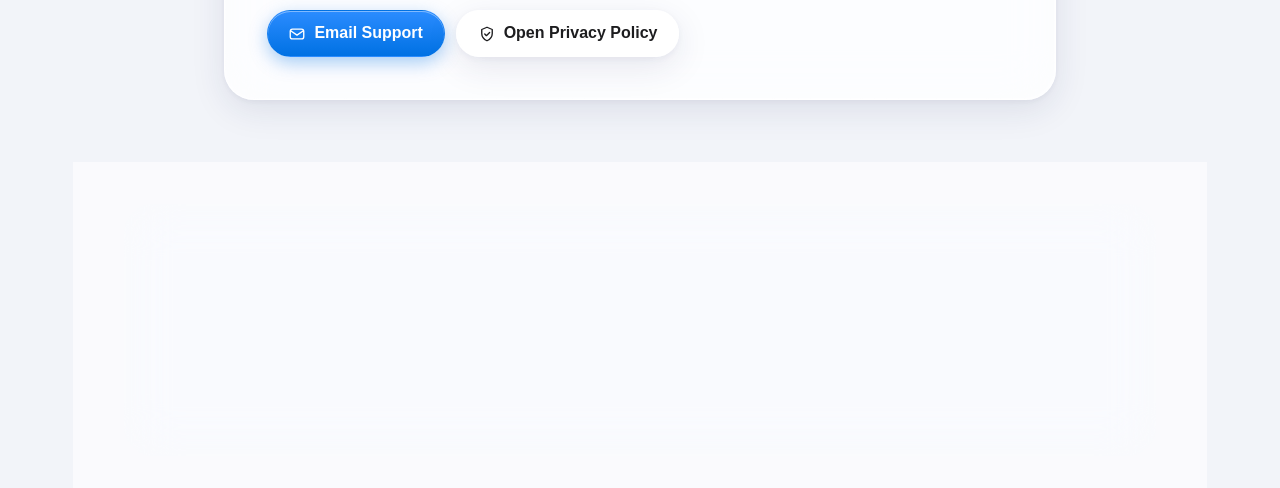
<file: aerobooks/support/index.html>
<!DOCTYPE html>
<html lang="de">
<head>
  <meta charset="UTF-8" />
  <meta name="viewport" content="width=device-width, initial-scale=1, viewport-fit=cover" />
  <title>AeroBooks — Support</title>
  <meta name="description" content="AeroBooks-Support mit Kontaktdaten, FAQ, Fehlerbehebung und Hilfe zum Datenschutz." />
  <meta name="color-scheme" content="light dark" />
  <meta name="theme-color" content="#f2f4f9" media="(prefers-color-scheme: light)" />
  <meta name="theme-color" content="#05060a" media="(prefers-color-scheme: dark)" />
  <link rel="icon" href="../../assets/img/favicon.svg" type="image/svg+xml" />
  <link rel="stylesheet" href="../../assets/css/style.css" />
  <script src="../../assets/js/theme-init.js"></script>
</head>
<body data-root="../../" data-page="support" data-project="aerobooks" data-title="title.aerobooks.support" data-desc="desc.aerobooks.support">
  <noscript><div class="container"><div class="noscript-box"><p lang="de">Diese Seite benötigt JavaScript, um Texte und Sprachen anzuzeigen. Bitte aktiviere JavaScript.</p><p lang="en">This page needs JavaScript to display its text and languages. Please enable JavaScript.</p><p lang="fr">Cette page nécessite JavaScript pour afficher ses textes et ses langues. Veuillez activer JavaScript.</p></div></div></noscript>

  <main id="main">
    <section class="page-hero">
      <div class="container">
        <div class="page-hero-card glass reveal">
          <span class="eyebrow" data-doc-hero="aerobooks.support.eyebrow"></span>
          <h1 data-doc-hero="aerobooks.support.title"></h1>
          <p data-doc-hero="aerobooks.support.lead"></p>
        </div>
      </div>
    </section>

    <section class="content">
      <div class="container">
        <article class="content-card glass glass-strong reveal" style="--i:2">
          <div class="doc" data-doc="aerobooks.support"></div>
          <div class="quick-links">
            <a class="btn btn-primary" data-mailto href="#"><span class="btn-ic" data-icon="mail"></span><span data-i18n="btn.emailSupport"></span></a>
            <a class="btn btn-glass" href="../privacy/"><span class="btn-ic" data-icon="shield"></span><span data-i18n="btn.openPrivacy"></span></a>
          </div>
        </article>
      </div>
    </section>
  </main>

  <script src="../../assets/i18n/site.js"></script>
  <script src="../../assets/i18n/aerobooks-legal.js"></script>
  <script src="../../assets/js/projects.js"></script>
  <script src="../../assets/js/app.js"></script>
</body>
</html>
</file>
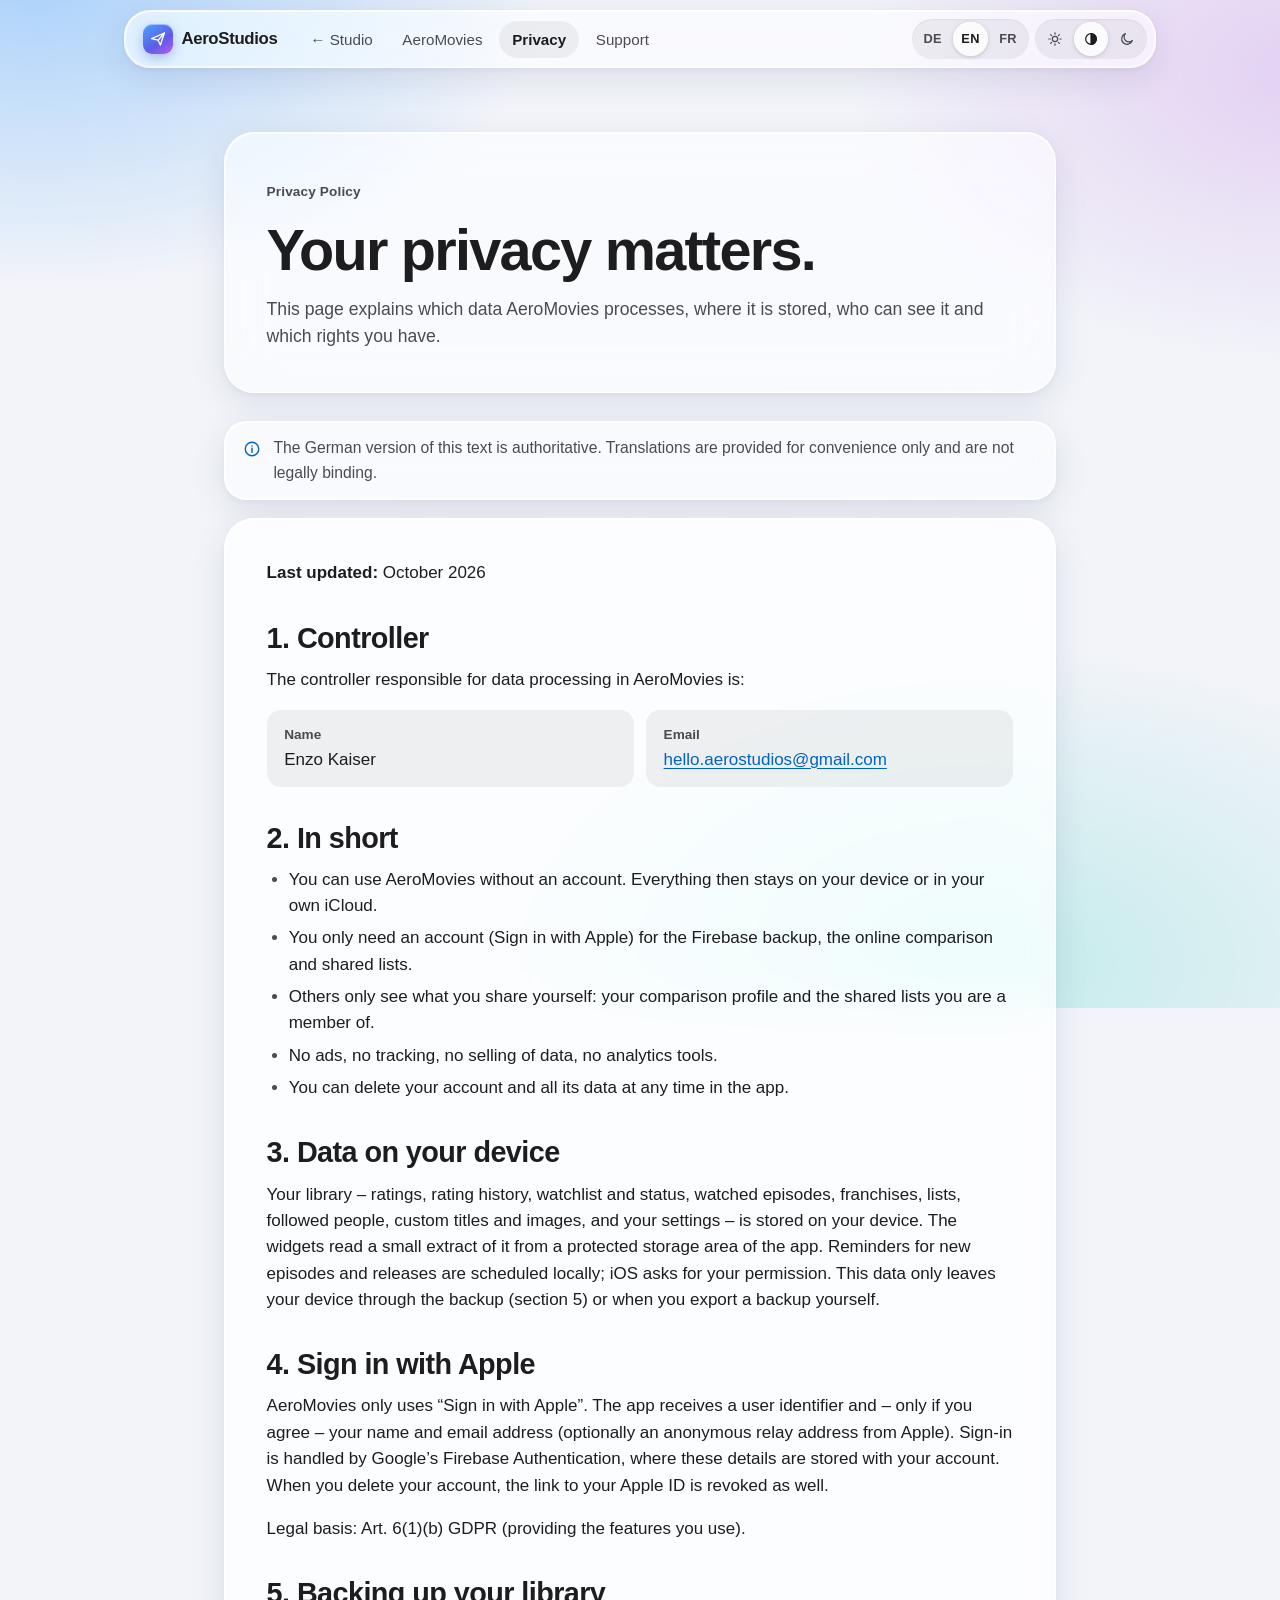
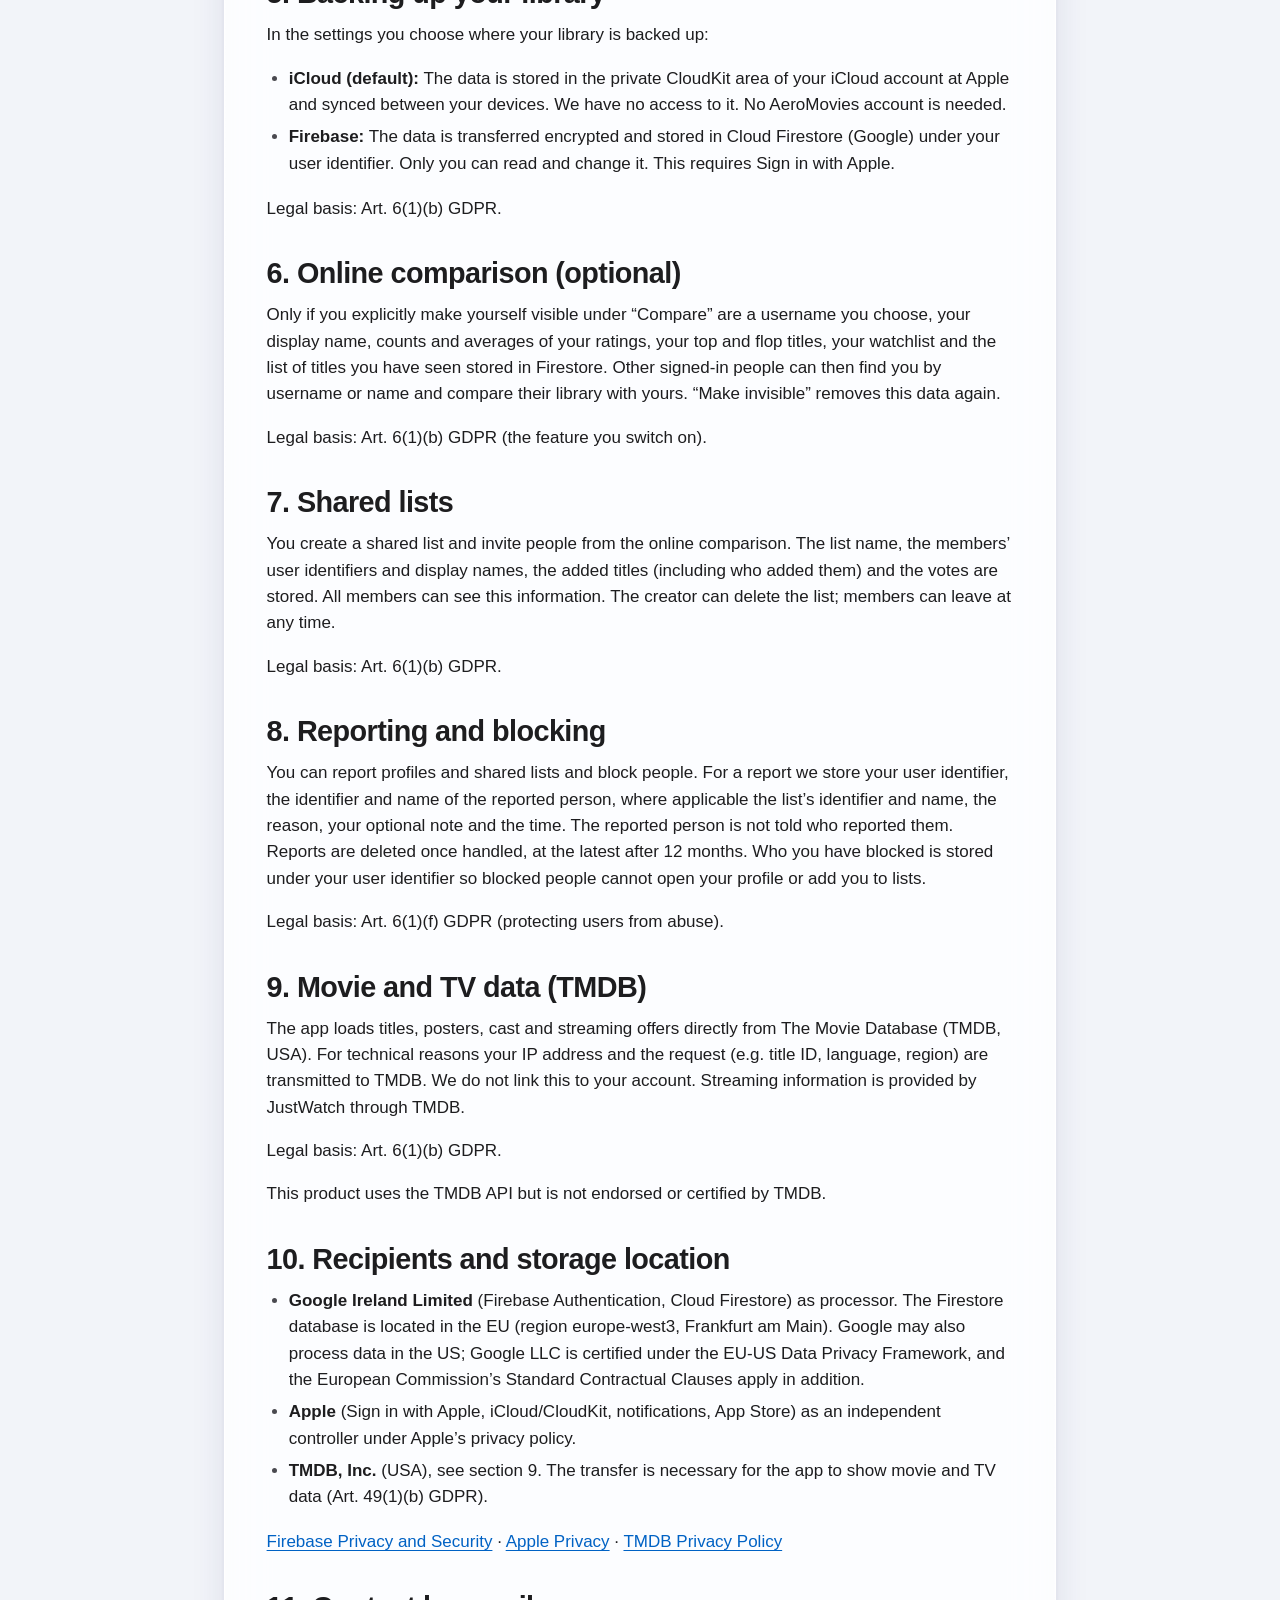
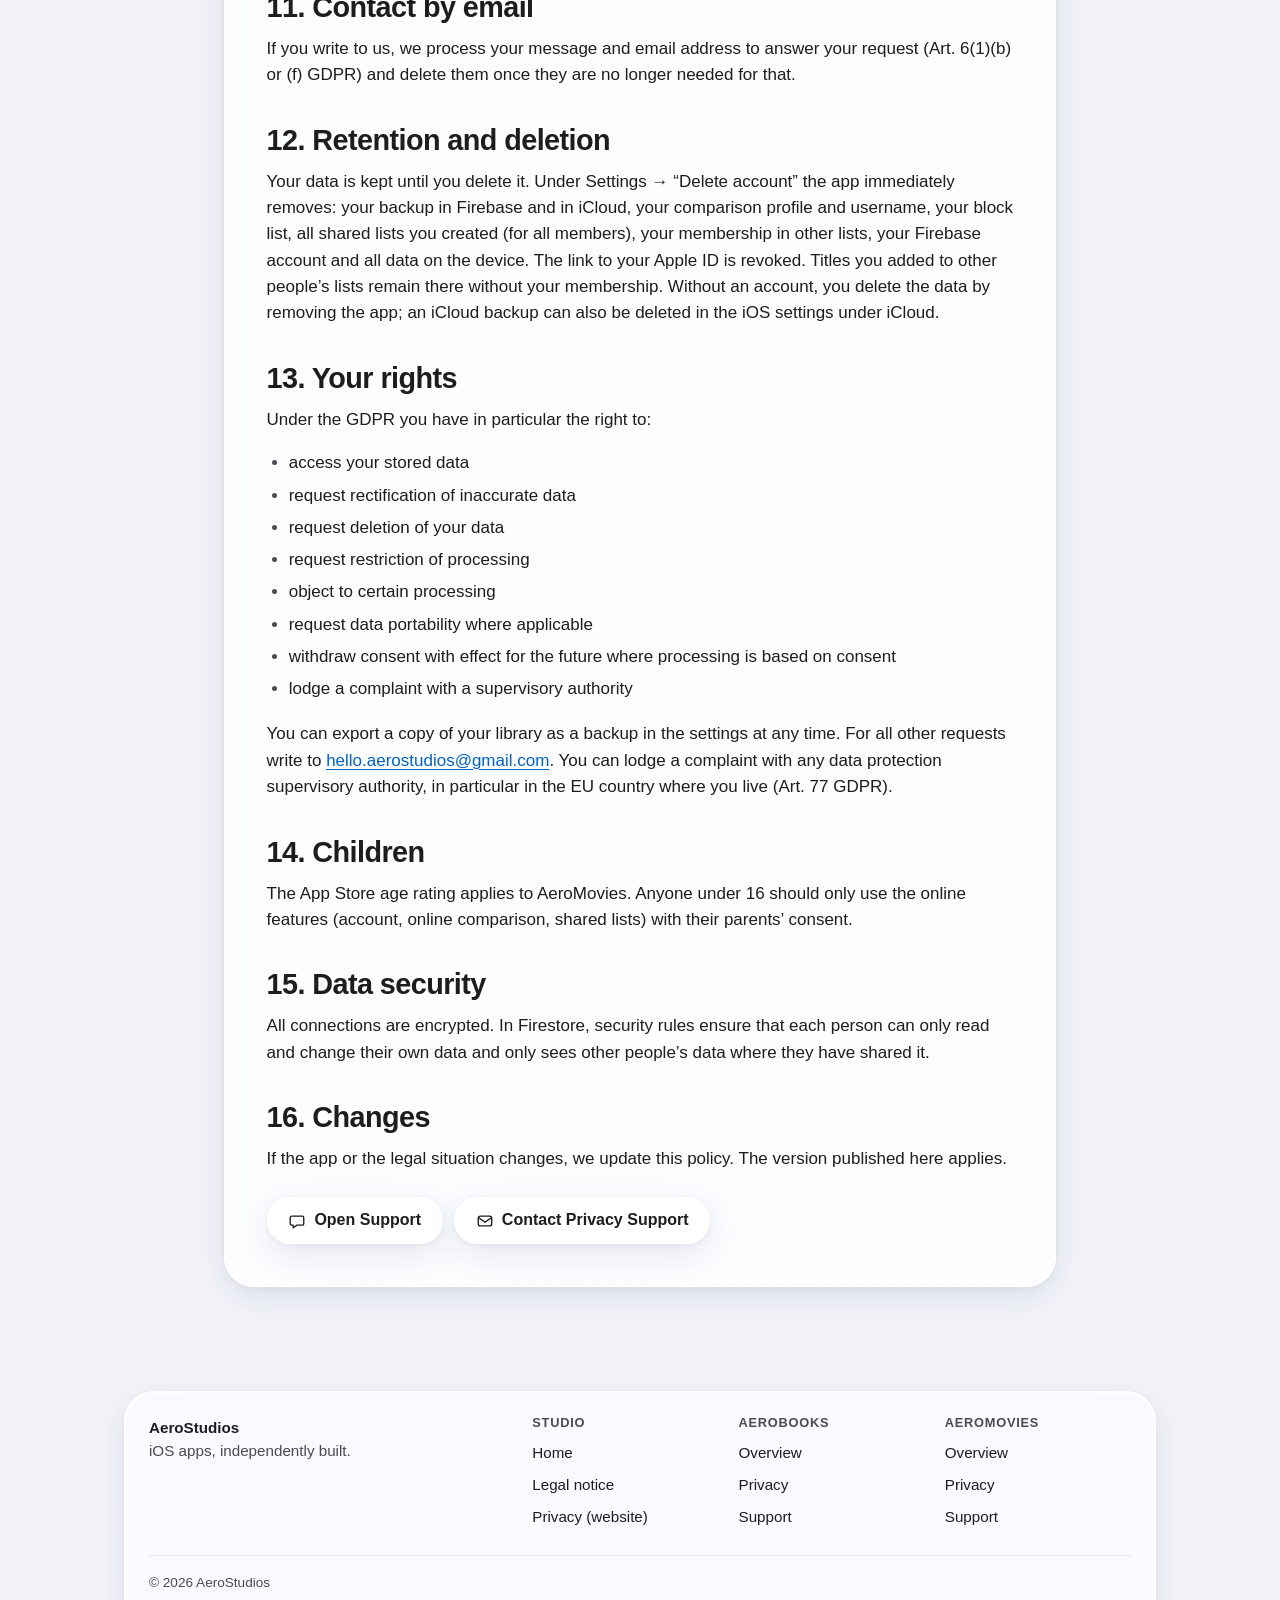
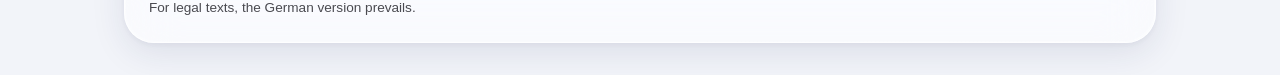
<file: aeromovies/privacy/index.html>
<!DOCTYPE html>
<html lang="de">
<head>
  <meta charset="UTF-8" />
  <meta name="viewport" content="width=device-width, initial-scale=1, viewport-fit=cover" />
  <title>AeroMovies – Datenschutzerklärung</title>
  <meta name="description" content="Datenschutzerklärung für AeroMovies (Entwurf)." />
  <meta name="color-scheme" content="light dark" />
  <meta name="theme-color" content="#f2f4f9" media="(prefers-color-scheme: light)" />
  <meta name="theme-color" content="#05060a" media="(prefers-color-scheme: dark)" />
  <link rel="icon" href="../../assets/img/favicon.svg" type="image/svg+xml" />
  <link rel="stylesheet" href="../../assets/css/style.css" />
  <script src="../../assets/js/theme-init.js"></script>
</head>
<body data-root="../../" data-page="privacy" data-project="aeromovies" data-title="title.aeromovies.privacy" data-desc="desc.aeromovies.privacy">
  <noscript><div class="container"><div class="noscript-box"><p lang="de">Diese Seite benötigt JavaScript, um Texte und Sprachen anzuzeigen. Bitte aktiviere JavaScript.</p><p lang="en">This page needs JavaScript to display its text and languages. Please enable JavaScript.</p><p lang="fr">Cette page nécessite JavaScript pour afficher ses textes et ses langues. Veuillez activer JavaScript.</p></div></div></noscript>

  <main id="main">
    <section class="page-hero">
      <div class="container">
        <div class="page-hero-card glass reveal">
          <span class="eyebrow" data-doc-hero="aeromovies.privacy.eyebrow"></span>
          <h1 data-doc-hero="aeromovies.privacy.title"></h1>
          <p data-doc-hero="aeromovies.privacy.lead"></p>
        </div>
      </div>
    </section>

    <section class="content">
      <div class="container">
        <div class="notice-wrap">
          <div class="notice glass reveal" style="--i:1" role="note">
            <span data-icon="info"></span>
            <p data-i18n="notice.legal"></p>
          </div>
        </div>
        <article class="content-card glass glass-strong reveal" style="--i:2">
          <div class="doc" data-doc="aeromovies.privacy"></div>
          <div class="quick-links">
            <a class="btn btn-glass" href="../support/"><span class="btn-ic" data-icon="chat"></span><span data-i18n="btn.openSupport"></span></a>
            <a class="btn btn-glass" data-mailto href="#"><span class="btn-ic" data-icon="mail"></span><span data-i18n="btn.contactPrivacy"></span></a>
          </div>
        </article>
      </div>
    </section>
  </main>

  <script src="../../assets/i18n/site.js"></script>
  <script src="../../assets/i18n/aeromovies-legal.js"></script>
  <script src="../../assets/js/projects.js"></script>
  <script src="../../assets/js/app.js"></script>
</body>
</html>
</file>
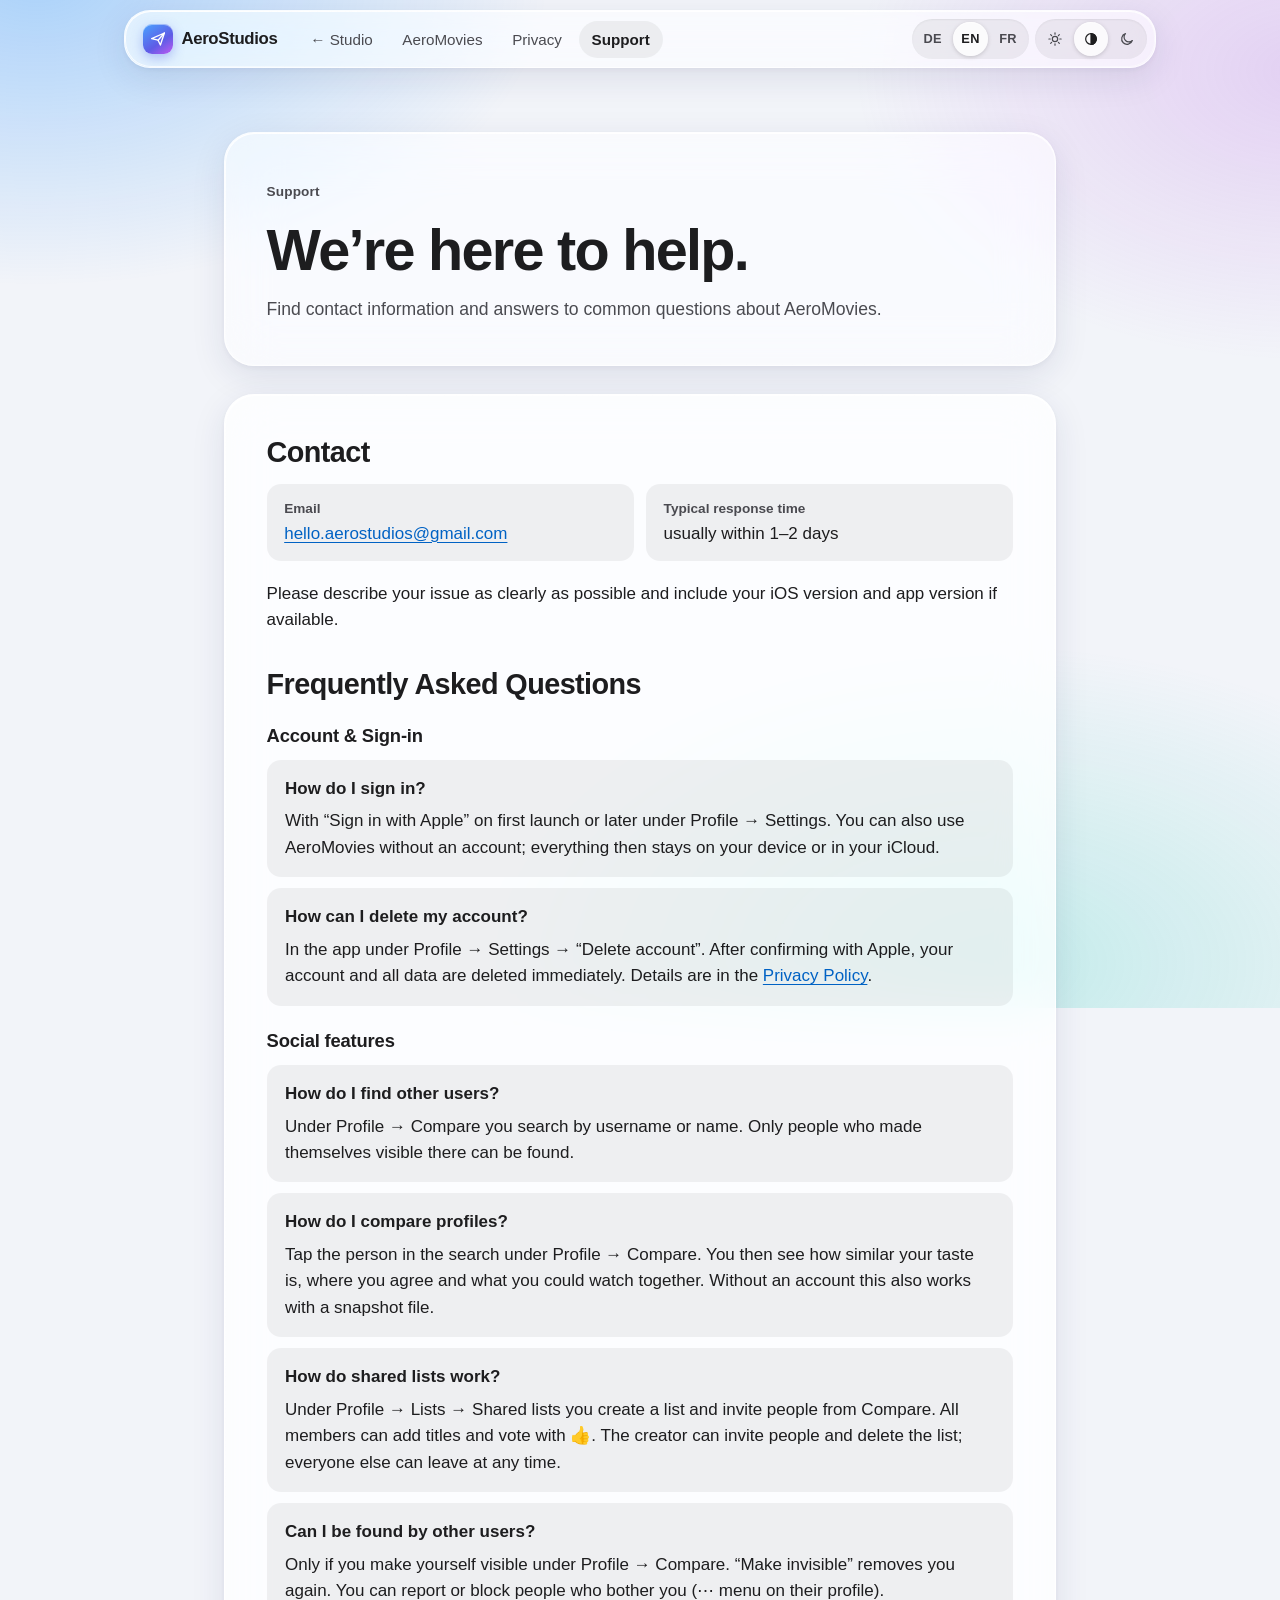
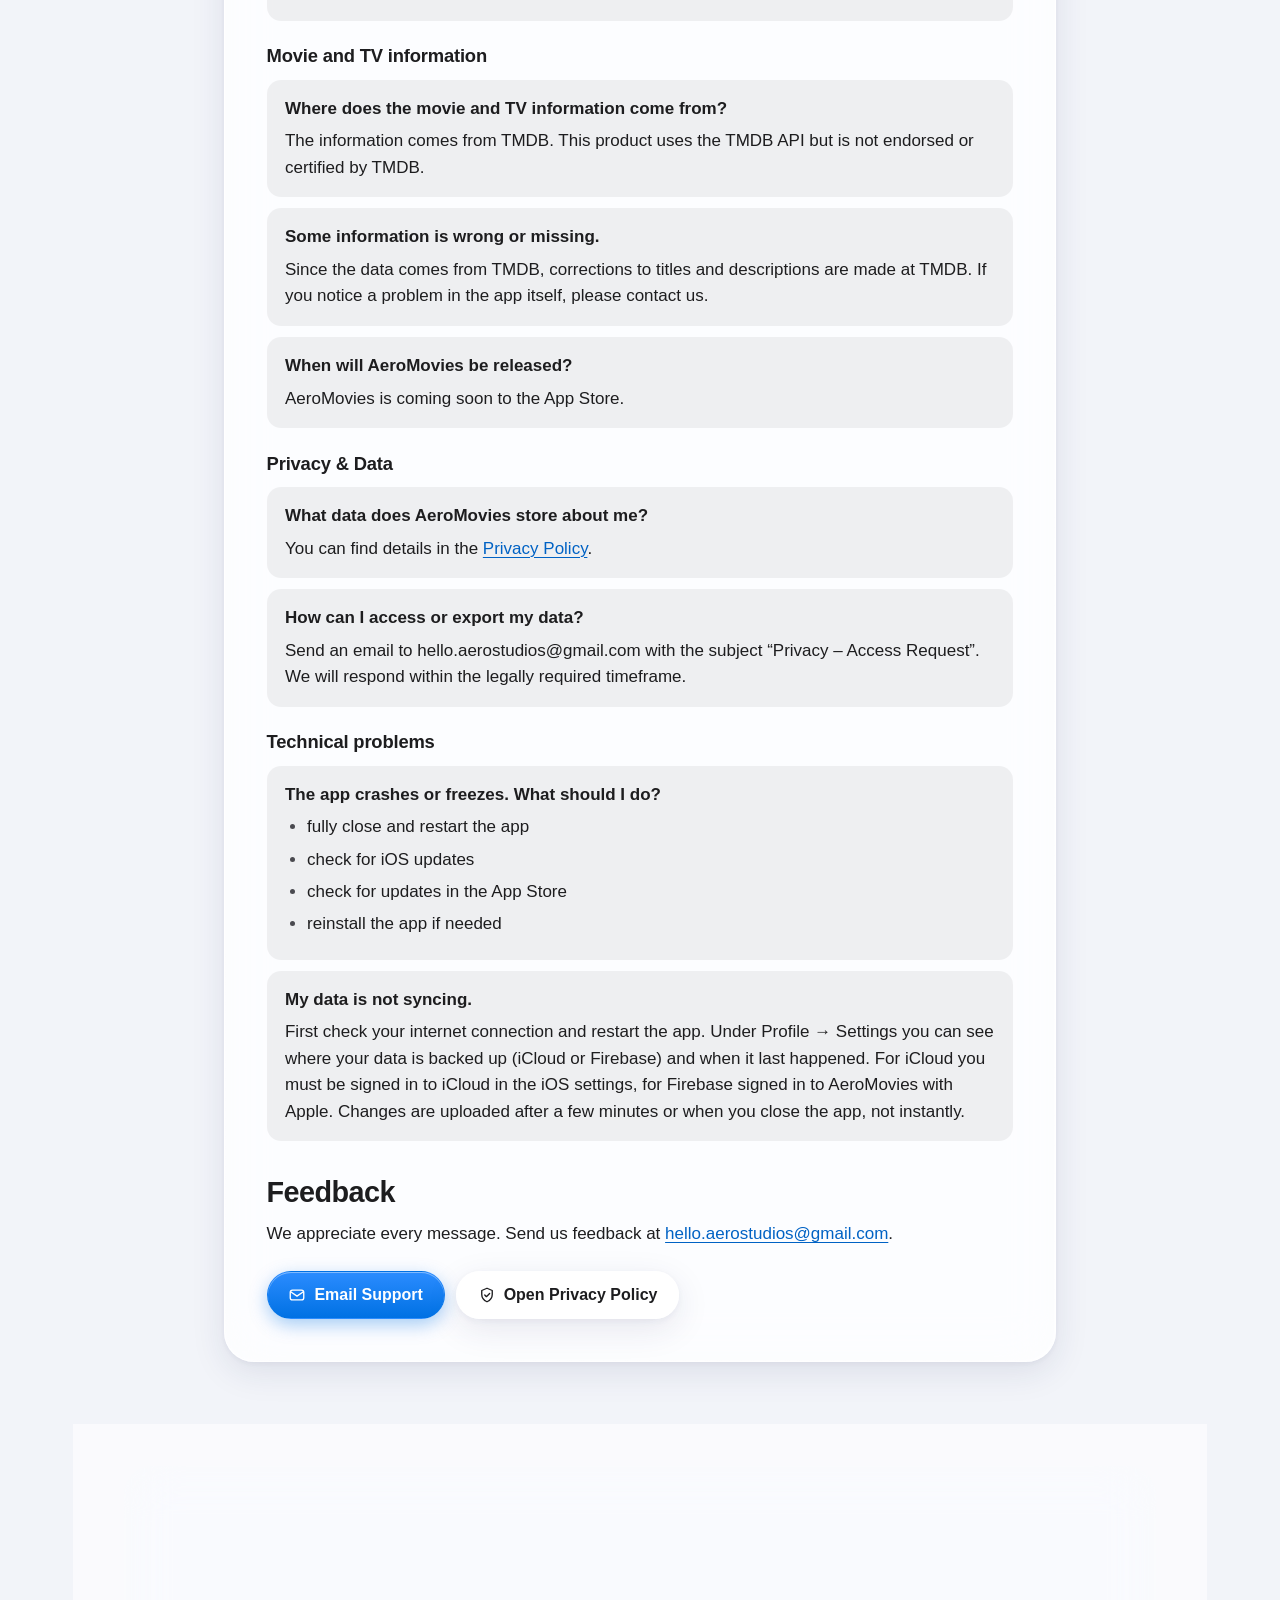
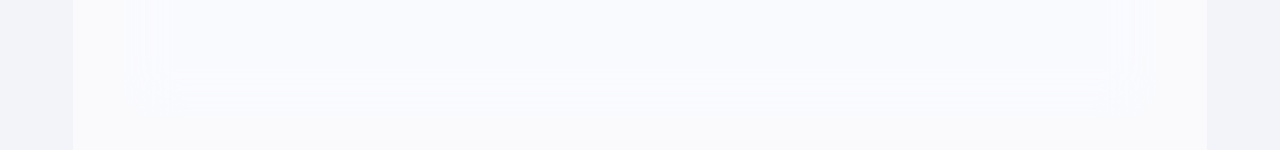
<file: aeromovies/support/index.html>
<!DOCTYPE html>
<html lang="de">
<head>
  <meta charset="UTF-8" />
  <meta name="viewport" content="width=device-width, initial-scale=1, viewport-fit=cover" />
  <title>AeroMovies – Support</title>
  <meta name="description" content="AeroMovies-Support mit Kontakt und häufigen Fragen." />
  <meta name="color-scheme" content="light dark" />
  <meta name="theme-color" content="#f2f4f9" media="(prefers-color-scheme: light)" />
  <meta name="theme-color" content="#05060a" media="(prefers-color-scheme: dark)" />
  <link rel="icon" href="../../assets/img/favicon.svg" type="image/svg+xml" />
  <link rel="stylesheet" href="../../assets/css/style.css" />
  <script src="../../assets/js/theme-init.js"></script>
</head>
<body data-root="../../" data-page="support" data-project="aeromovies" data-title="title.aeromovies.support" data-desc="desc.aeromovies.support">
  <noscript><div class="container"><div class="noscript-box"><p lang="de">Diese Seite benötigt JavaScript, um Texte und Sprachen anzuzeigen. Bitte aktiviere JavaScript.</p><p lang="en">This page needs JavaScript to display its text and languages. Please enable JavaScript.</p><p lang="fr">Cette page nécessite JavaScript pour afficher ses textes et ses langues. Veuillez activer JavaScript.</p></div></div></noscript>

  <main id="main">
    <section class="page-hero">
      <div class="container">
        <div class="page-hero-card glass reveal">
          <span class="eyebrow" data-doc-hero="aeromovies.support.eyebrow"></span>
          <h1 data-doc-hero="aeromovies.support.title"></h1>
          <p data-doc-hero="aeromovies.support.lead"></p>
        </div>
      </div>
    </section>

    <section class="content">
      <div class="container">
        <article class="content-card glass glass-strong reveal" style="--i:2">
          <div class="doc" data-doc="aeromovies.support"></div>
          <div class="quick-links">
            <a class="btn btn-primary" data-mailto href="#"><span class="btn-ic" data-icon="mail"></span><span data-i18n="btn.emailSupport"></span></a>
            <a class="btn btn-glass" href="../privacy/"><span class="btn-ic" data-icon="shield"></span><span data-i18n="btn.openPrivacy"></span></a>
          </div>
        </article>
      </div>
    </section>
  </main>

  <script src="../../assets/i18n/site.js"></script>
  <script src="../../assets/i18n/aeromovies-legal.js"></script>
  <script src="../../assets/js/projects.js"></script>
  <script src="../../assets/js/app.js"></script>
</body>
</html>
</file>
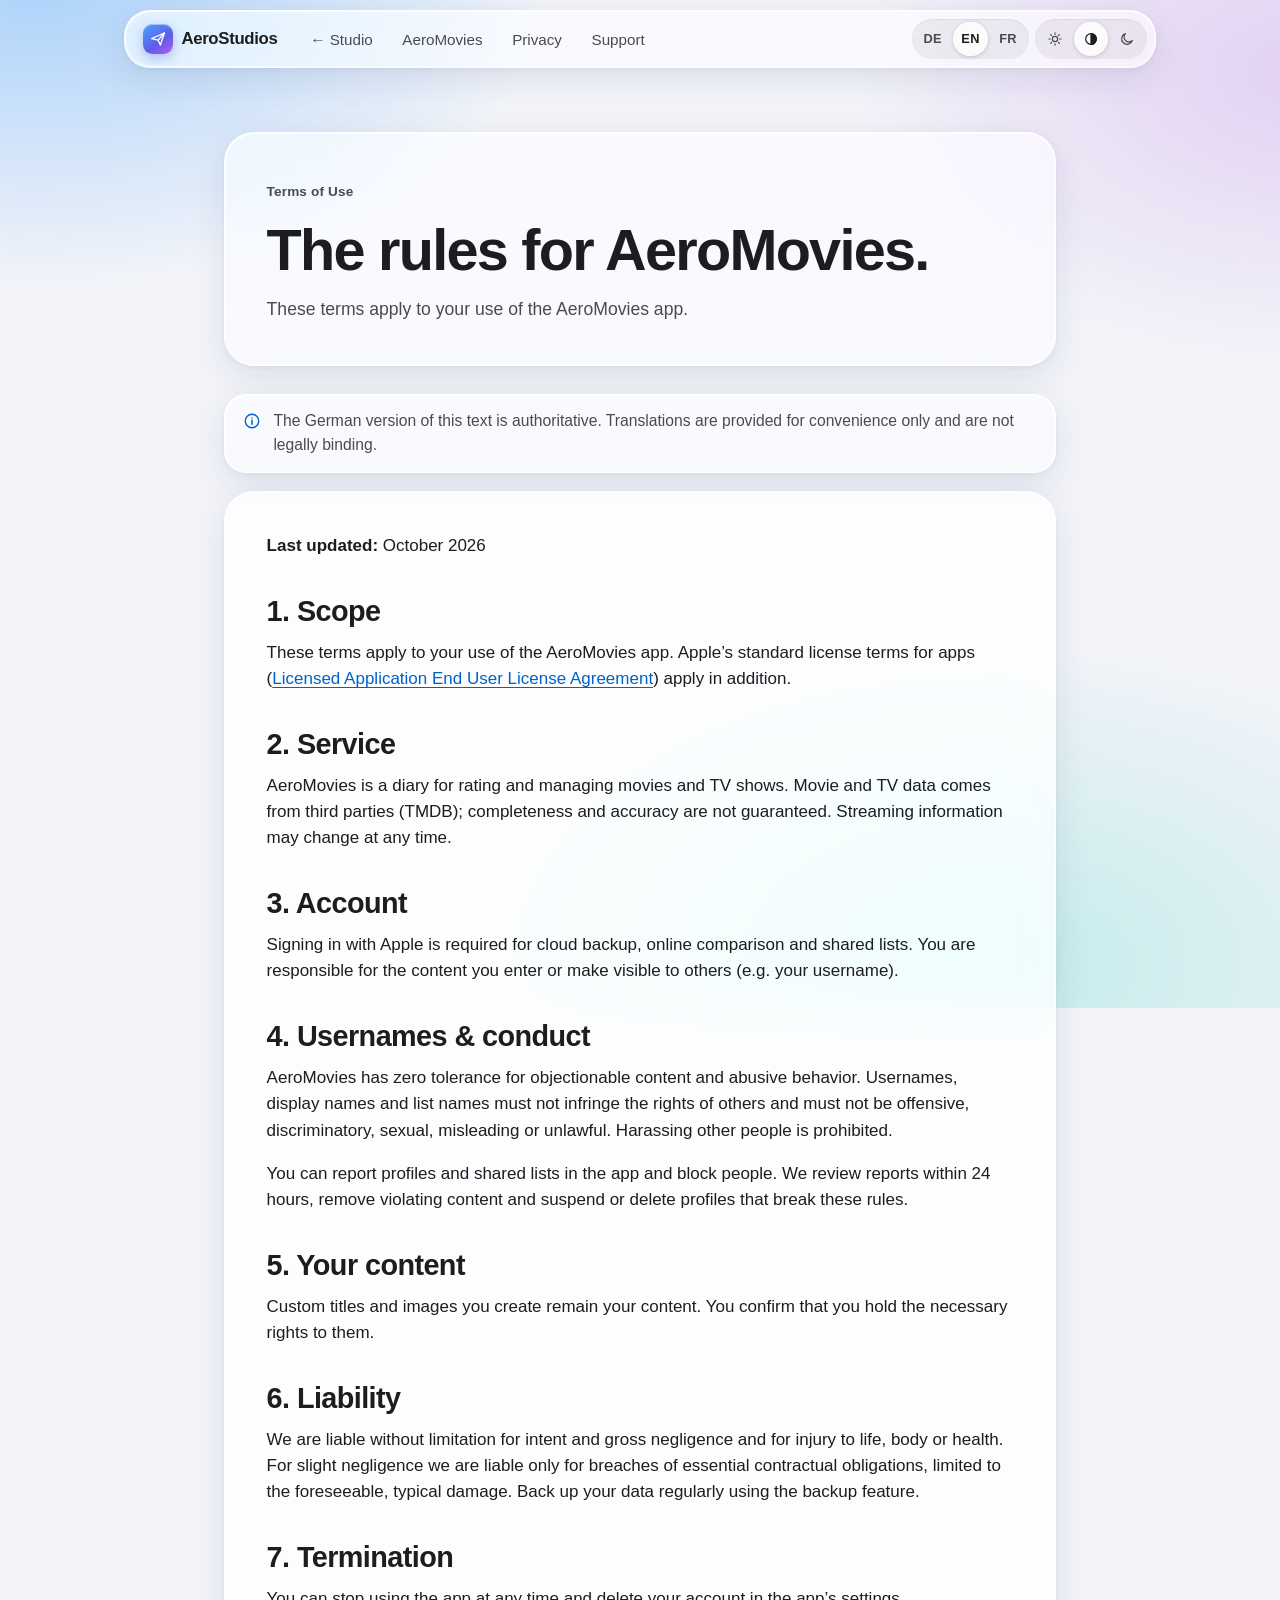
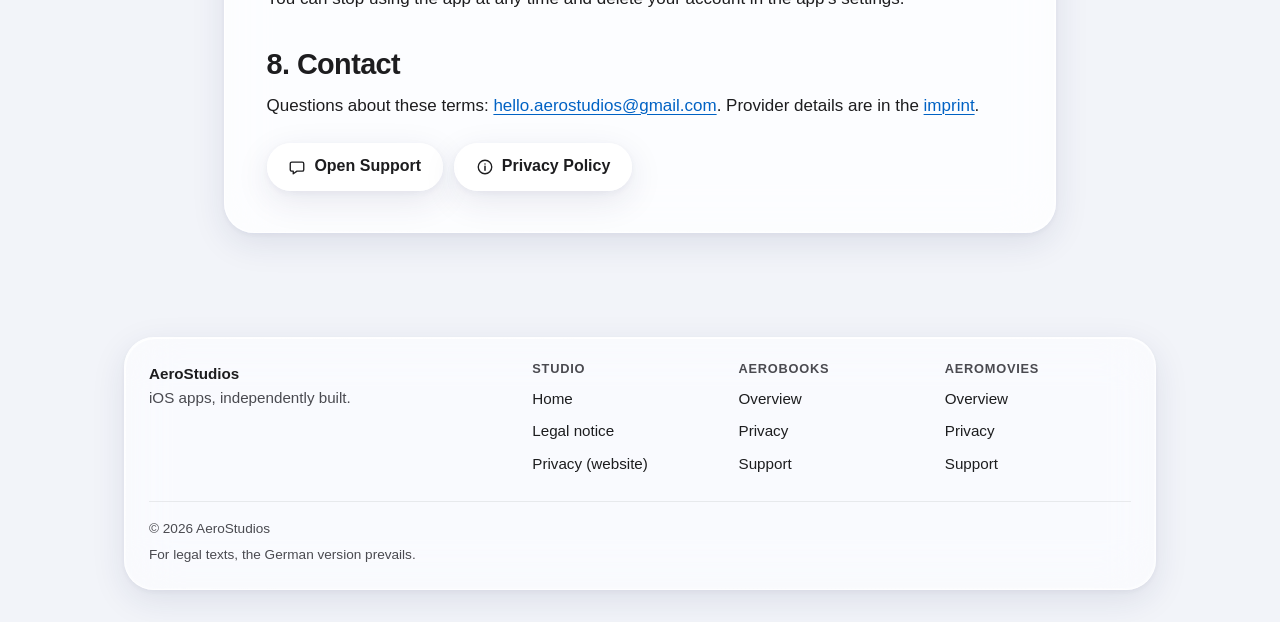
<file: aeromovies/terms/index.html>
<!DOCTYPE html>
<html lang="de">
<head>
  <meta charset="UTF-8" />
  <meta name="viewport" content="width=device-width, initial-scale=1, viewport-fit=cover" />
  <title>AeroMovies – Nutzungsbedingungen</title>
  <meta name="description" content="Nutzungsbedingungen für AeroMovies (Entwurf)." />
  <meta name="color-scheme" content="light dark" />
  <meta name="theme-color" content="#f2f4f9" media="(prefers-color-scheme: light)" />
  <meta name="theme-color" content="#05060a" media="(prefers-color-scheme: dark)" />
  <link rel="icon" href="../../assets/img/favicon.svg" type="image/svg+xml" />
  <link rel="stylesheet" href="../../assets/css/style.css" />
  <script src="../../assets/js/theme-init.js"></script>
</head>
<body data-root="../../" data-page="terms" data-project="aeromovies" data-title="title.aeromovies.terms" data-desc="desc.aeromovies.terms">
  <noscript><div class="container"><div class="noscript-box"><p lang="de">Diese Seite benötigt JavaScript, um Texte und Sprachen anzuzeigen. Bitte aktiviere JavaScript.</p><p lang="en">This page needs JavaScript to display its text and languages. Please enable JavaScript.</p><p lang="fr">Cette page nécessite JavaScript pour afficher ses textes et ses langues. Veuillez activer JavaScript.</p></div></div></noscript>

  <main id="main">
    <section class="page-hero">
      <div class="container">
        <div class="page-hero-card glass reveal">
          <span class="eyebrow" data-doc-hero="aeromovies.terms.eyebrow"></span>
          <h1 data-doc-hero="aeromovies.terms.title"></h1>
          <p data-doc-hero="aeromovies.terms.lead"></p>
        </div>
      </div>
    </section>

    <section class="content">
      <div class="container">
        <div class="notice-wrap">
          <div class="notice glass reveal" style="--i:1" role="note">
            <span data-icon="info"></span>
            <p data-i18n="notice.legal"></p>
          </div>
        </div>
        <article class="content-card glass glass-strong reveal" style="--i:2">
          <div class="doc" data-doc="aeromovies.terms"></div>
          <div class="quick-links">
            <a class="btn btn-glass" href="../support/"><span class="btn-ic" data-icon="chat"></span><span data-i18n="btn.openSupport"></span></a>
            <a class="btn btn-glass" href="../privacy/"><span class="btn-ic" data-icon="info"></span><span data-i18n="btn.privacy"></span></a>
          </div>
        </article>
      </div>
    </section>
  </main>

  <script src="../../assets/i18n/site.js"></script>
  <script src="../../assets/i18n/aeromovies-legal.js"></script>
  <script src="../../assets/js/projects.js"></script>
  <script src="../../assets/js/app.js"></script>
</body>
</html>
</file>
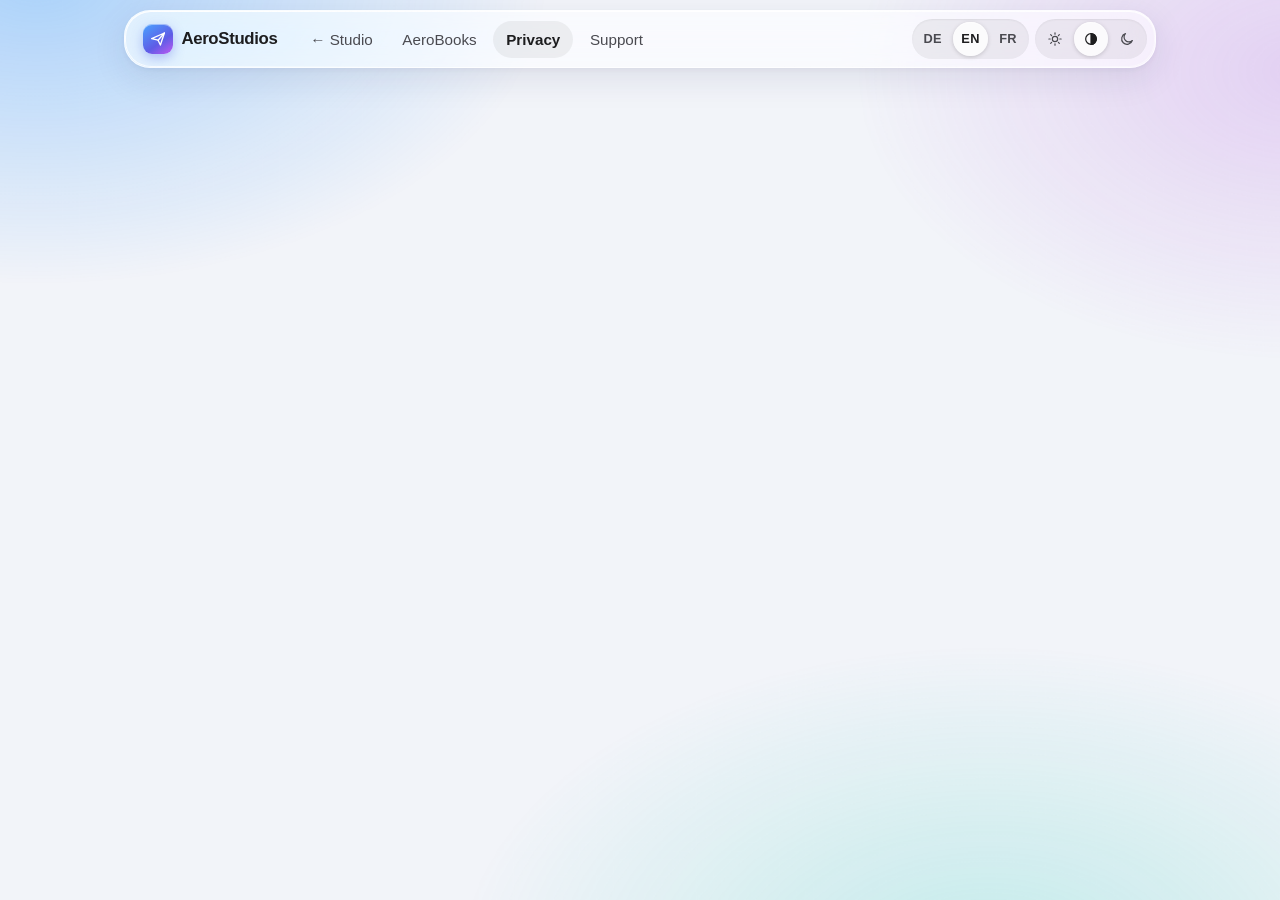
<file: privacy.html>
<!DOCTYPE html>
<html lang="de">
<head>
  <meta charset="UTF-8" />
  <meta name="viewport" content="width=device-width, initial-scale=1" />
  <title>AeroBooks – Datenschutzerklärung / Privacy Policy</title>
  <meta http-equiv="refresh" content="0; url=aerobooks/privacy/" />
  <link rel="canonical" href="aerobooks/privacy/" />
  <meta name="robots" content="noindex" />
</head>
<body>
  <!-- Alte AeroBooks-URL (aus dem früheren Repo aerobooks-site). Neue Adresse: aerobooks/privacy/ -->
  <p><a href="aerobooks/privacy/">AeroBooks – Datenschutzerklärung / Privacy Policy</a></p>
</body>
</html>
</file>
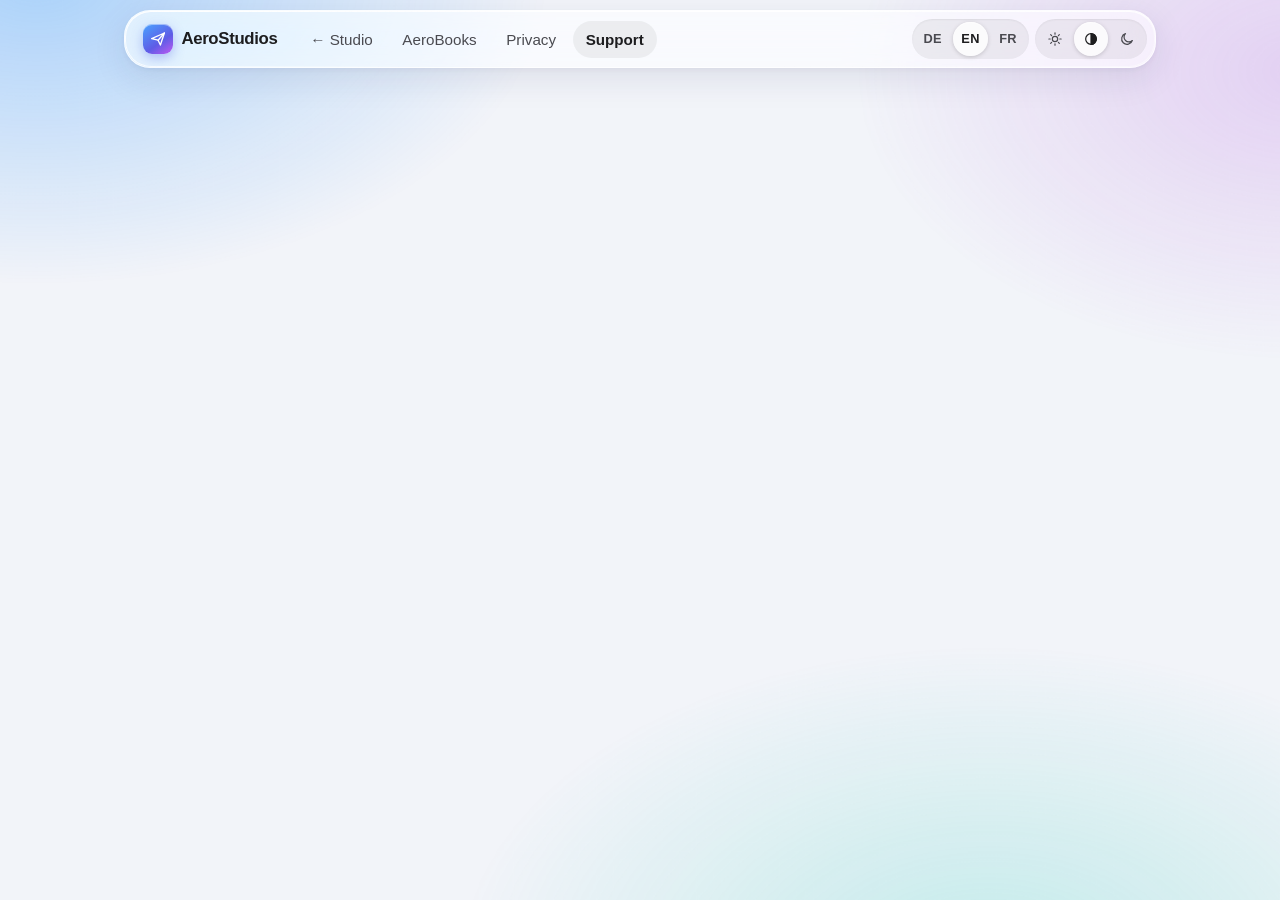
<file: support.html>
<!DOCTYPE html>
<html lang="de">
<head>
  <meta charset="UTF-8" />
  <meta name="viewport" content="width=device-width, initial-scale=1" />
  <title>AeroBooks – Support</title>
  <meta http-equiv="refresh" content="0; url=aerobooks/support/" />
  <link rel="canonical" href="aerobooks/support/" />
  <meta name="robots" content="noindex" />
</head>
<body>
  <!-- Alte AeroBooks-URL (aus dem früheren Repo aerobooks-site). Neue Adresse: aerobooks/support/ -->
  <p><a href="aerobooks/support/">AeroBooks – Support</a></p>
</body>
</html>
</file>
<file: assets/css/style.css>
/* ==========================================================================
   AeroStudios – Liquid-Glass-Design (Apple-Stil)
   Reine statische Seite: keine externen Schriften, Skripte oder Tracker.
   Aufbau: 1 Tokens · 2 Basis · 3 Glas · 4 Layout/Header · 5 Komponenten
           6 Dokumente (Rechtstexte) · 7 Footer · 8 Animation · 9 Fallbacks
   ========================================================================== */

/* 1 · Tokens ------------------------------------------------------------- */
:root {
  color-scheme: light;
  --font: -apple-system, BlinkMacSystemFont, "SF Pro Display", "SF Pro Text", "Helvetica Neue", "Segoe UI", Roboto, Arial, sans-serif;

  --bg: #f2f4f9;
  --text: #1d1d1f;
  --muted: #4a4a50;
  --link: #0062c4;
  --accent: #0071e3;
  --accent-text: #ffffff;
  --focus: #0a64d6;

  --glass: rgba(255, 255, 255, 0.58);
  --glass-strong: rgba(255, 255, 255, 0.8);
  --glass-line: rgba(255, 255, 255, 0.75);
  --hairline: rgba(0, 0, 0, 0.07);
  --edge: rgba(255, 255, 255, 0.95);
  --edge-soft: rgba(255, 255, 255, 0.45);
  --shadow: 0 1px 0 rgba(255, 255, 255, 0.85) inset, 0 10px 34px rgba(30, 42, 90, 0.1), 0 2px 6px rgba(30, 42, 90, 0.05);
  --shadow-hover: 0 1px 0 rgba(255, 255, 255, 0.9) inset, 0 18px 48px rgba(30, 42, 90, 0.16), 0 4px 10px rgba(30, 42, 90, 0.06);
  --inset: rgba(0, 0, 0, 0.055);

  --blob-1: rgba(10, 132, 255, 0.3);
  --blob-2: rgba(175, 82, 222, 0.22);
  --blob-3: rgba(48, 209, 190, 0.24);

  --ok-bg: rgba(52, 199, 89, 0.18);
  --ok-text: #0b6b2c;
  --soon-bg: rgba(255, 159, 10, 0.2);
  --soon-text: #8a4a00;
  --todo-bg: #fff2a8;
  --todo-text: #5a4300;
  --todo-line: #e2c24d;

  --radius-lg: 30px;
  --radius-md: 22px;
  --radius-sm: 14px;
  --gutter: 16px;
  --maxw: 1080px;
}

/* Dunkel: automatisch (Systemeinstellung) oder per Schalter – die Werte stehen bewusst zweimal da */
@media (prefers-color-scheme: dark) {
  :root:not([data-theme="light"]) {
    color-scheme: dark;
    --bg: #05060a;
    --text: #f5f5f7;
    --muted: #b4b4bd;
    --link: #5eb0ff;
    --focus: #6cb6ff;
    --glass: rgba(44, 44, 54, 0.46);
    --glass-strong: rgba(30, 30, 38, 0.74);
    --glass-line: rgba(255, 255, 255, 0.14);
    --hairline: rgba(255, 255, 255, 0.1);
    --edge: rgba(255, 255, 255, 0.4);
    --edge-soft: rgba(255, 255, 255, 0.12);
    --shadow: 0 1px 0 rgba(255, 255, 255, 0.12) inset, 0 14px 44px rgba(0, 0, 0, 0.55), 0 2px 6px rgba(0, 0, 0, 0.4);
    --shadow-hover: 0 1px 0 rgba(255, 255, 255, 0.18) inset, 0 22px 56px rgba(0, 0, 0, 0.65), 0 4px 10px rgba(0, 0, 0, 0.45);
    --inset: rgba(255, 255, 255, 0.08);
    --blob-1: rgba(10, 132, 255, 0.28);
    --blob-2: rgba(150, 70, 230, 0.26);
    --blob-3: rgba(30, 190, 170, 0.18);
    --ok-bg: rgba(52, 199, 89, 0.2);
    --ok-text: #6ee79a;
    --soon-bg: rgba(255, 159, 10, 0.2);
    --soon-text: #ffc760;
    --todo-bg: rgba(255, 214, 10, 0.18);
    --todo-text: #ffe066;
    --todo-line: rgba(255, 214, 10, 0.5);
  }
}

:root[data-theme="dark"] {
  color-scheme: dark;
  --bg: #05060a;
  --text: #f5f5f7;
  --muted: #b4b4bd;
  --link: #5eb0ff;
  --focus: #6cb6ff;
  --glass: rgba(44, 44, 54, 0.46);
  --glass-strong: rgba(30, 30, 38, 0.74);
  --glass-line: rgba(255, 255, 255, 0.14);
  --hairline: rgba(255, 255, 255, 0.1);
  --edge: rgba(255, 255, 255, 0.4);
  --edge-soft: rgba(255, 255, 255, 0.12);
  --shadow: 0 1px 0 rgba(255, 255, 255, 0.12) inset, 0 14px 44px rgba(0, 0, 0, 0.55), 0 2px 6px rgba(0, 0, 0, 0.4);
  --shadow-hover: 0 1px 0 rgba(255, 255, 255, 0.18) inset, 0 22px 56px rgba(0, 0, 0, 0.65), 0 4px 10px rgba(0, 0, 0, 0.45);
  --inset: rgba(255, 255, 255, 0.08);
  --blob-1: rgba(10, 132, 255, 0.28);
  --blob-2: rgba(150, 70, 230, 0.26);
  --blob-3: rgba(30, 190, 170, 0.18);
  --ok-bg: rgba(52, 199, 89, 0.2);
  --ok-text: #6ee79a;
  --soon-bg: rgba(255, 159, 10, 0.2);
  --soon-text: #ffc760;
  --todo-bg: rgba(255, 214, 10, 0.18);
  --todo-text: #ffe066;
  --todo-line: rgba(255, 214, 10, 0.5);
}

@media (min-width: 600px) { :root { --gutter: 24px; } }

/* 2 · Basis -------------------------------------------------------------- */
*, *::before, *::after { box-sizing: border-box; }

html {
  -webkit-text-size-adjust: 100%;
  text-size-adjust: 100%;
  scroll-behavior: smooth;
  scroll-padding-top: 6.5rem;
}

body {
  margin: 0;
  min-height: 100vh;
  min-height: 100dvh;
  display: flex;
  flex-direction: column;
  font-family: var(--font);
  font-size: 1.0625rem;
  line-height: 1.55;
  color: var(--text);
  background: var(--bg);
  -webkit-font-smoothing: antialiased;
  -moz-osx-font-smoothing: grayscale;
  overflow-x: hidden;
}

/* Weicher Hintergrundverlauf (Mesh) */
body::before {
  content: "";
  position: fixed;
  inset: -12%;
  z-index: -1;
  pointer-events: none;
  background:
    radial-gradient(52% 44% at 12% 8%, var(--blob-1), transparent 62%),
    radial-gradient(46% 42% at 92% 16%, var(--blob-2), transparent 62%),
    radial-gradient(54% 46% at 72% 96%, var(--blob-3), transparent 62%);
}

main { flex: 1 0 auto; }

img, svg { max-width: 100%; }
[hidden] { display: none !important; }

a { color: var(--link); text-underline-offset: 0.2em; text-decoration-thickness: 1px; }
a:hover { text-decoration-thickness: 2px; }

h1, h2, h3, h4 { margin: 0; line-height: 1.12; letter-spacing: -0.02em; text-wrap: balance; }
p { margin: 0 0 1em; }

:focus-visible { outline: 3px solid var(--focus); outline-offset: 3px; border-radius: 8px; }

.container { width: 100%; max-width: var(--maxw); margin-inline: auto; padding-inline: var(--gutter); }

.sr-only {
  position: absolute; width: 1px; height: 1px; margin: -1px; padding: 0;
  overflow: hidden; clip: rect(0 0 0 0); white-space: nowrap; border: 0;
}

.skip-link {
  position: absolute; left: var(--gutter); top: -4rem; z-index: 100;
  padding: 0.7rem 1.1rem; border-radius: 999px;
  background: var(--accent); color: var(--accent-text); font-weight: 600; text-decoration: none;
}
.skip-link:focus { top: 0.75rem; }

/* Bis die Texte gerendert sind, nichts anzeigen (verhindert Sprung/Flackern) */
html.js:not(.is-ready) body > *:not(script):not(noscript) { visibility: hidden; }
noscript .noscript-box {
  margin: 2rem auto; max-width: 40rem; padding: 1.25rem 1.5rem; border-radius: var(--radius-md);
  background: var(--glass-strong); border: 1px solid var(--hairline);
}

/* 3 · Glas --------------------------------------------------------------- */
.glass {
  position: relative;
  background: var(--glass);
  border: 1px solid var(--glass-line);
  box-shadow: var(--shadow);
  -webkit-backdrop-filter: blur(26px) saturate(180%);
  backdrop-filter: blur(26px) saturate(180%);
}

/* Lichtkante (Specular Edge) */
.glass::after {
  content: "";
  position: absolute; inset: 0; border-radius: inherit; padding: 1px;
  background: linear-gradient(140deg, var(--edge), transparent 34%, transparent 66%, var(--edge-soft));
  -webkit-mask: linear-gradient(#000 0 0) content-box, linear-gradient(#000 0 0);
  -webkit-mask-composite: xor;
  mask: linear-gradient(#000 0 0) content-box exclude, linear-gradient(#000 0 0);
  pointer-events: none;
}

.glass-strong { background: var(--glass-strong); }

/* 4 · Layout & Header ---------------------------------------------------- */
.site-header { position: relative; z-index: 50; padding: 0.65rem 0 0; } /* mobil: scrollt mit, spart Platz */

.nav {
  display: flex; flex-wrap: wrap; align-items: center; gap: 0.5rem 0.75rem;
  padding: 0.5rem 0.5rem 0.5rem 0.75rem;
  border-radius: 26px;
}

.brand {
  display: inline-flex; align-items: center; gap: 0.55rem; flex: 1 1 auto; min-width: 0;
  color: var(--text); text-decoration: none; font-weight: 650; letter-spacing: -0.02em; font-size: 1.05rem;
}
.brand-mark {
  width: 30px; height: 30px; flex: none; display: grid; place-items: center; border-radius: 9px;
  color: #fff; background: linear-gradient(145deg, #4aa3ff, #5e5ce6 60%, #bf5af2);
  box-shadow: 0 1px 0 rgba(255, 255, 255, 0.45) inset, 0 4px 12px rgba(70, 90, 230, 0.35);
}
.brand-mark svg { width: 18px; height: 18px; }

.nav-links {
  order: 3; width: 100%; display: flex; gap: 0.25rem; overflow-x: auto; scrollbar-width: none;
  padding-top: 0.15rem;
}
.nav-links::-webkit-scrollbar { display: none; }
.nav-links a {
  flex: none; padding: 0.4rem 0.8rem; border-radius: 999px; font-size: 0.95rem; font-weight: 500;
  color: var(--muted); text-decoration: none; white-space: nowrap;
}
.nav-links a:hover { color: var(--text); background: var(--inset); }
.nav-links a[aria-current="page"] { color: var(--text); background: var(--inset); font-weight: 600; }

.controls { display: flex; gap: 0.4rem; flex: none; }

.segmented {
  display: inline-flex; padding: 3px; gap: 2px; border-radius: 999px;
  background: var(--inset); box-shadow: inset 0 1px 2px rgba(0, 0, 0, 0.06);
}
.segmented button {
  appearance: none; border: 0; margin: 0; cursor: pointer;
  min-width: 30px; height: 30px; padding: 0 0.4rem; border-radius: 999px;
  display: inline-grid; place-items: center;
  font: inherit; font-size: 0.8rem; font-weight: 600; letter-spacing: 0.02em;
  color: var(--muted); background: transparent;
  transition: background 0.2s ease, color 0.2s ease, box-shadow 0.2s ease;
}
.segmented button svg { width: 16px; height: 16px; }
.segmented button:hover { color: var(--text); }
.segmented button[aria-pressed="true"] {
  color: var(--text); background: var(--glass-strong);
  box-shadow: 0 1px 0 rgba(255, 255, 255, 0.6) inset, 0 1px 4px rgba(0, 0, 0, 0.18);
}

@media (min-width: 820px) {
  .site-header { position: sticky; top: 0; }
  .nav { flex-wrap: nowrap; padding-left: 1.1rem; }
  .brand { flex: 0 0 auto; margin-right: 0.5rem; }
  .nav-links { order: 0; width: auto; flex: 1 1 auto; padding-top: 0; overflow: visible; }
  .segmented button { height: 34px; min-width: 34px; padding: 0 0.55rem; }
}

/* 5 · Komponenten -------------------------------------------------------- */
.hero { padding: clamp(2.5rem, 9vw, 6rem) 0 clamp(1.5rem, 5vw, 3rem); text-align: center; }
.hero-left { text-align: left; }
.hero .eyebrow, .eyebrow {
  display: inline-flex; align-items: center; gap: 0.5rem; margin-bottom: 1.1rem;
  padding: 0.35rem 0.85rem; border-radius: 999px; font-size: 0.85rem; font-weight: 600; letter-spacing: 0.01em;
  color: var(--muted);
}
.hero h1 {
  font-size: clamp(2.5rem, 9.5vw, 5rem); font-weight: 750; letter-spacing: -0.035em; line-height: 1.04;
  margin-bottom: 1.1rem;
}
.hero h1 .grad {
  display: block;
  background: linear-gradient(100deg, #0a84ff, #5e5ce6 45%, #bf5af2);
  -webkit-background-clip: text; background-clip: text; color: transparent;
}
.lead { font-size: clamp(1.1rem, 3.4vw, 1.4rem); line-height: 1.45; color: var(--muted); max-width: 40rem; margin-inline: auto; }
.hero-left .lead { margin-inline: 0; }
.hero-actions { display: flex; flex-wrap: wrap; gap: 0.75rem; justify-content: center; margin-top: 1.75rem; }
.hero-left .hero-actions { justify-content: flex-start; }

.btn {
  display: inline-flex; align-items: center; justify-content: center; gap: 0.5rem;
  min-height: 46px; padding: 0.65rem 1.3rem; border-radius: 999px; border: 1px solid transparent;
  font: inherit; font-size: 1rem; font-weight: 600; text-decoration: none; cursor: pointer;
  transition: transform 0.2s ease, box-shadow 0.2s ease, background 0.2s ease;
}
.btn svg { width: 18px; height: 18px; flex: none; }
.btn-ic { display: inline-flex; }
.btn-primary {
  color: var(--accent-text); background: linear-gradient(180deg, #2b8cff, var(--accent));
  box-shadow: 0 1px 0 rgba(255, 255, 255, 0.4) inset, 0 6px 18px rgba(0, 113, 227, 0.35);
}
.btn-primary:hover { transform: translateY(-1px); box-shadow: 0 1px 0 rgba(255, 255, 255, 0.4) inset, 0 10px 26px rgba(0, 113, 227, 0.42); }
.btn-glass { color: var(--text); background: var(--glass-strong); border-color: var(--glass-line); box-shadow: var(--shadow); }
.btn-glass:hover { transform: translateY(-1px); box-shadow: var(--shadow-hover); }
.btn[aria-disabled="true"] { opacity: 0.6; cursor: default; pointer-events: none; }

.section { padding: clamp(1.75rem, 5vw, 3.25rem) 0; }
.section-head { text-align: center; margin-bottom: 1.75rem; }
.section-head h2 { font-size: clamp(1.9rem, 6vw, 3rem); font-weight: 720; letter-spacing: -0.03em; }
.section-head p { color: var(--muted); max-width: 36rem; margin: 0.6rem auto 0; font-size: 1.1rem; }

.grid { display: grid; gap: 1.1rem; }
@media (min-width: 720px) { .grid-2 { grid-template-columns: repeat(2, 1fr); } .grid-3 { grid-template-columns: repeat(3, 1fr); } }

.card { border-radius: var(--radius-lg); padding: 1.5rem; display: flex; flex-direction: column; }
.card h2, .card h3 { font-size: 1.5rem; font-weight: 700; margin-bottom: 0.4rem; }
.card p { color: var(--muted); }
.card .actions { margin-top: auto; padding-top: 1rem; display: flex; flex-wrap: wrap; gap: 0.6rem; }

.project-card { transition: transform 0.35s cubic-bezier(0.2, 0.8, 0.2, 1), box-shadow 0.35s ease; }
.project-card:hover { transform: translateY(-4px); box-shadow: var(--shadow-hover); }
.project-top { display: flex; align-items: center; justify-content: space-between; gap: 1rem; margin-bottom: 1.1rem; }
.project-card .tagline { color: var(--text); font-weight: 600; margin-bottom: 0.5rem; }

.app-icon {
  width: 68px; height: 68px; flex: none; display: grid; place-items: center; border-radius: 16px; color: #fff;
  background: linear-gradient(150deg, var(--a, #4aa3ff), var(--b, #5e5ce6));
  box-shadow: 0 1px 0 rgba(255, 255, 255, 0.5) inset, 0 8px 22px rgba(30, 40, 90, 0.25);
}
.app-icon svg { width: 36px; height: 36px; }
.app-icon-lg { width: 96px; height: 96px; border-radius: 22px; margin-bottom: 1.25rem; }
.app-icon-lg svg { width: 52px; height: 52px; }
.hero .app-icon-lg { margin-inline: auto; }
.hero-left .app-icon-lg { margin-inline: 0; }

.status {
  display: inline-flex; align-items: center; gap: 0.4rem; padding: 0.28rem 0.7rem; border-radius: 999px;
  font-size: 0.8rem; font-weight: 650; white-space: nowrap;
}
.status::before { content: ""; width: 7px; height: 7px; border-radius: 50%; background: currentColor; }
.status-live { background: var(--ok-bg); color: var(--ok-text); }
.status-soon { background: var(--soon-bg); color: var(--soon-text); }

.feature { padding: 1.25rem 1.3rem; border-radius: var(--radius-md); }
.feature h3 { font-size: 1.15rem; font-weight: 680; margin: 0.8rem 0 0.25rem; letter-spacing: -0.01em; }
.feature p { margin: 0; color: var(--muted); font-size: 1rem; }
.ficon {
  width: 42px; height: 42px; display: grid; place-items: center; border-radius: 13px; color: #fff;
  background: linear-gradient(150deg, #4aa3ff, #5e5ce6);
  box-shadow: 0 1px 0 rgba(255, 255, 255, 0.45) inset;
}
.ficon svg { width: 22px; height: 22px; }
.feature:nth-child(3n+2) .ficon { background: linear-gradient(150deg, #bf5af2, #ff6482); }
.feature:nth-child(3n+3) .ficon { background: linear-gradient(150deg, #30d5c8, #0a84ff); }

.info-list { display: grid; gap: 0.75rem; margin: 1rem 0 1.25rem; }
.info-item {
  padding: 0.85rem 1.1rem; border-radius: var(--radius-sm);
  background: var(--inset); display: flex; flex-direction: column; gap: 0.1rem;
}
.info-item strong { font-size: 0.85rem; color: var(--muted); font-weight: 600; }
@media (min-width: 720px) { .info-list { grid-template-columns: repeat(2, 1fr); } }

.quick-links { display: flex; flex-wrap: wrap; gap: 0.7rem; margin-top: 1.5rem; }

.link-row { display: flex; flex-wrap: wrap; gap: 0.7rem; justify-content: center; }
.hero-left .link-row { justify-content: flex-start; }

.todo, mark.todo {
  background: var(--todo-bg); color: var(--todo-text); border: 1px dashed var(--todo-line);
  border-radius: 6px; padding: 0.02em 0.35em; font-size: 0.92em; font-weight: 500;
  -webkit-box-decoration-break: clone; box-decoration-break: clone;
}

.notice {
  display: flex; gap: 0.75rem; align-items: flex-start; padding: 0.9rem 1.15rem; margin-bottom: 1.1rem;
  border-radius: var(--radius-md); font-size: 0.98rem; color: var(--muted);
}
.notice svg { width: 20px; height: 20px; flex: none; margin-top: 0.15rem; color: var(--link); }
.notice p { margin: 0; }
.notice p + p { margin-top: 0.4rem; }

.tmdb {
  display: flex; flex-direction: column; gap: 1rem; align-items: flex-start; padding: 1.25rem 1.4rem;
  border-radius: var(--radius-md);
}
.tmdb p { margin: 0; color: var(--muted); }
.tmdb-logo { height: 28px; width: auto; max-width: 100%; }
@media (min-width: 720px) { .tmdb { flex-direction: row; align-items: center; gap: 1.5rem; } }

/* 6 · Dokumente (Rechtstexte, FAQ) --------------------------------------- */
.page-hero { padding: clamp(2rem, 7vw, 4rem) 0 1.25rem; }
.page-hero-card { padding: clamp(1.4rem, 5vw, 2.6rem); border-radius: var(--radius-lg); max-width: 52rem; margin-inline: auto; }
.page-hero-card h1 { font-size: clamp(2.1rem, 7vw, 3.6rem); font-weight: 740; letter-spacing: -0.03em; margin-bottom: 0.8rem; }
.page-hero-card p { color: var(--muted); font-size: 1.1rem; max-width: 46rem; margin: 0; }
.page-hero-card .eyebrow { padding-left: 0; padding-right: 0; margin-bottom: 0.7rem; }

.content { padding: 0.5rem 0 clamp(2.5rem, 7vw, 4.5rem); }
.content-card { padding: clamp(1.25rem, 4.5vw, 2.6rem); border-radius: var(--radius-lg); max-width: 52rem; margin-inline: auto; }
.content-card.wide { max-width: none; }
.notice-wrap { max-width: 52rem; margin-inline: auto; }

.doc h2 { font-size: clamp(1.4rem, 4.2vw, 1.8rem); font-weight: 700; margin: 2.2rem 0 0.8rem; }
.doc h3 { font-size: 1.15rem; font-weight: 680; margin: 1.6rem 0 0.6rem; letter-spacing: -0.01em; }
.doc > :first-child { margin-top: 0; }
.doc ul { margin: 0 0 1.1em; padding-left: 1.3em; }
.doc li { margin-bottom: 0.35em; }
.doc li::marker { color: var(--muted); }
.doc p, .doc li { overflow-wrap: anywhere; }
.doc address { font-style: normal; }

.faq-list { display: grid; gap: 0.7rem; margin: 0.8rem 0 1.4rem; }
.faq-item { padding: 1rem 1.15rem; border-radius: var(--radius-sm); background: var(--inset); }
.faq-item > strong { display: block; margin-bottom: 0.4rem; font-weight: 650; }
.faq-item p:last-child, .faq-item ul:last-child { margin-bottom: 0; }

/* 7 · Footer ------------------------------------------------------------- */
.footer { padding: 2rem 0 max(2rem, env(safe-area-inset-bottom)); }
.footer-inner { padding: 1.5rem; border-radius: var(--radius-lg); display: grid; gap: 1.5rem; font-size: 0.95rem; color: var(--muted); }
.footer-brand { font-weight: 650; color: var(--text); }
.footer-cols { display: grid; gap: 1.25rem; grid-template-columns: repeat(auto-fit, minmax(8.5rem, 1fr)); }
.footer h2 { font-size: 0.8rem; text-transform: uppercase; letter-spacing: 0.06em; font-weight: 650; color: var(--muted); margin-bottom: 0.5rem; }
.footer ul { list-style: none; margin: 0; padding: 0; display: grid; gap: 0.25rem; }
.footer a { color: var(--text); text-decoration: none; display: inline-block; padding: 0.15rem 0; }
.footer a:hover { text-decoration: underline; }
.footer-note { font-size: 0.85rem; border-top: 1px solid var(--hairline); padding-top: 1rem; display: grid; gap: 0.25rem; }
@media (min-width: 820px) {
  .footer-inner { grid-template-columns: 1.2fr 2fr; }
  .footer-note { grid-column: 1 / -1; }
}

/* 8 · Animation (nur ohne reduzierte Bewegung) --------------------------- */
@media (prefers-reduced-motion: no-preference) {
  @keyframes rise { from { opacity: 0; transform: translateY(18px); } to { opacity: 1; transform: none; } }
  @keyframes drift { to { transform: translate3d(-2.5%, 2%, 0) scale(1.06); } }

  body::before { animation: drift 38s ease-in-out infinite alternate; }

  /* Elemente blenden ein, sobald sie sichtbar werden (app.js setzt .in) */
  html.js .reveal:not(.in) { opacity: 0; }
  .reveal.in { animation: rise 0.8s cubic-bezier(0.2, 0.8, 0.2, 1) both; animation-delay: calc(var(--i, 0) * 90ms); }
}

@media (prefers-reduced-motion: reduce) {
  html { scroll-behavior: auto; }
  *, *::before, *::after { transition-duration: 0.01ms !important; animation: none !important; }
}

/* 9 · Fallbacks ---------------------------------------------------------- */
/* Browser ohne backdrop-filter: blickdichte Flächen statt Glas */
@supports not ((-webkit-backdrop-filter: blur(1px)) or (backdrop-filter: blur(1px))) {
  :root { --glass: rgba(255, 255, 255, 0.9); --glass-strong: rgba(255, 255, 255, 0.96); }
  .glass, .glass-strong { background: var(--glass-strong); }
}
/* …und die dunklen Varianten davon */
@supports not ((-webkit-backdrop-filter: blur(1px)) or (backdrop-filter: blur(1px))) {
  @media (prefers-color-scheme: dark) {
    :root:not([data-theme="light"]) { --glass: rgba(34, 34, 42, 0.96); --glass-strong: rgba(28, 28, 36, 0.98); }
  }
  :root[data-theme="dark"] { --glass: rgba(34, 34, 42, 0.96); --glass-strong: rgba(28, 28, 36, 0.98); }
}

/* Erhöhter Kontrast / erzwungene Farben */
@media (prefers-contrast: more) {
  :root { --muted: #2b2b30; --hairline: rgba(0, 0, 0, 0.4); --glass-line: rgba(0, 0, 0, 0.35); }
  :root[data-theme="dark"] { --muted: #dcdce2; --hairline: rgba(255, 255, 255, 0.5); --glass-line: rgba(255, 255, 255, 0.5); }
}
@media (forced-colors: active) {
  .glass { border: 1px solid CanvasText; }
  .glass::after { display: none; }
  .segmented button[aria-pressed="true"] { outline: 2px solid Highlight; }
}

@media print {
  body::before, .site-header, .footer { display: none; }
  .glass { box-shadow: none; background: #fff; border: 0; backdrop-filter: none; }
}
</file>
